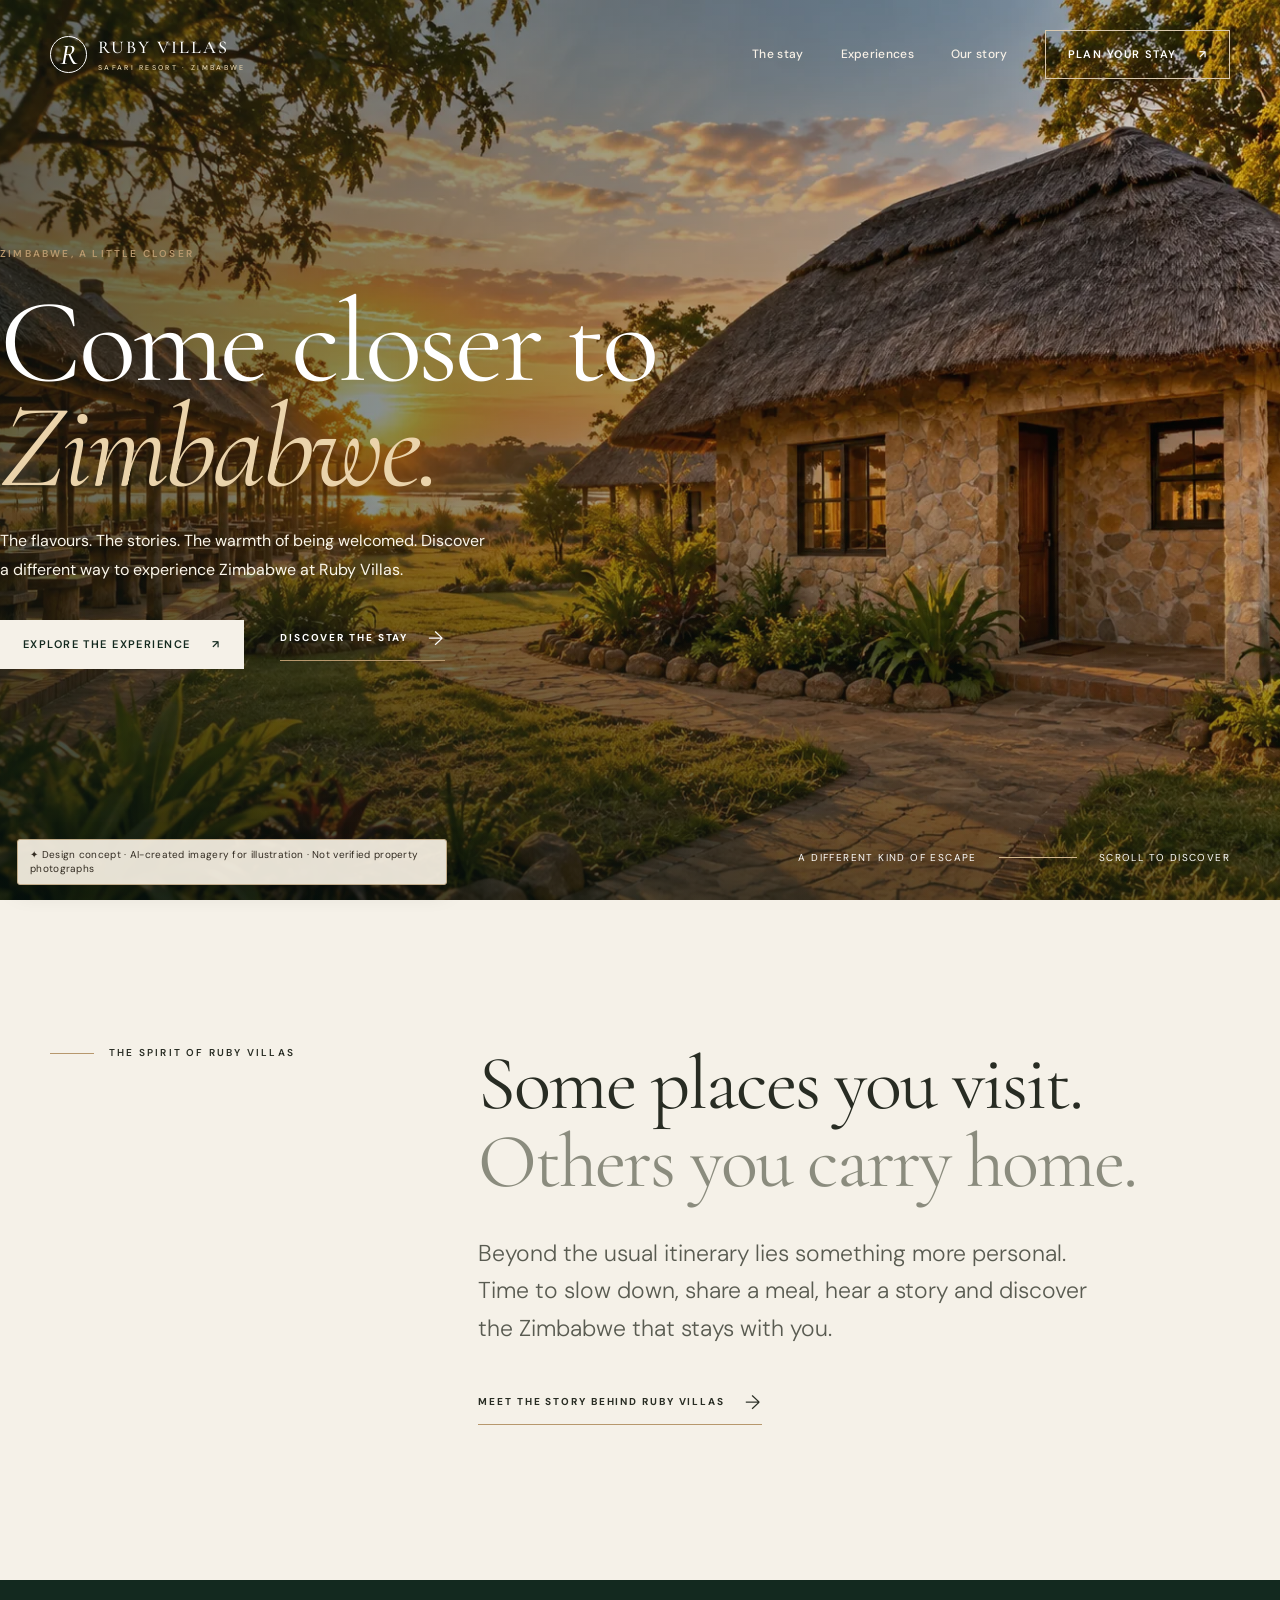
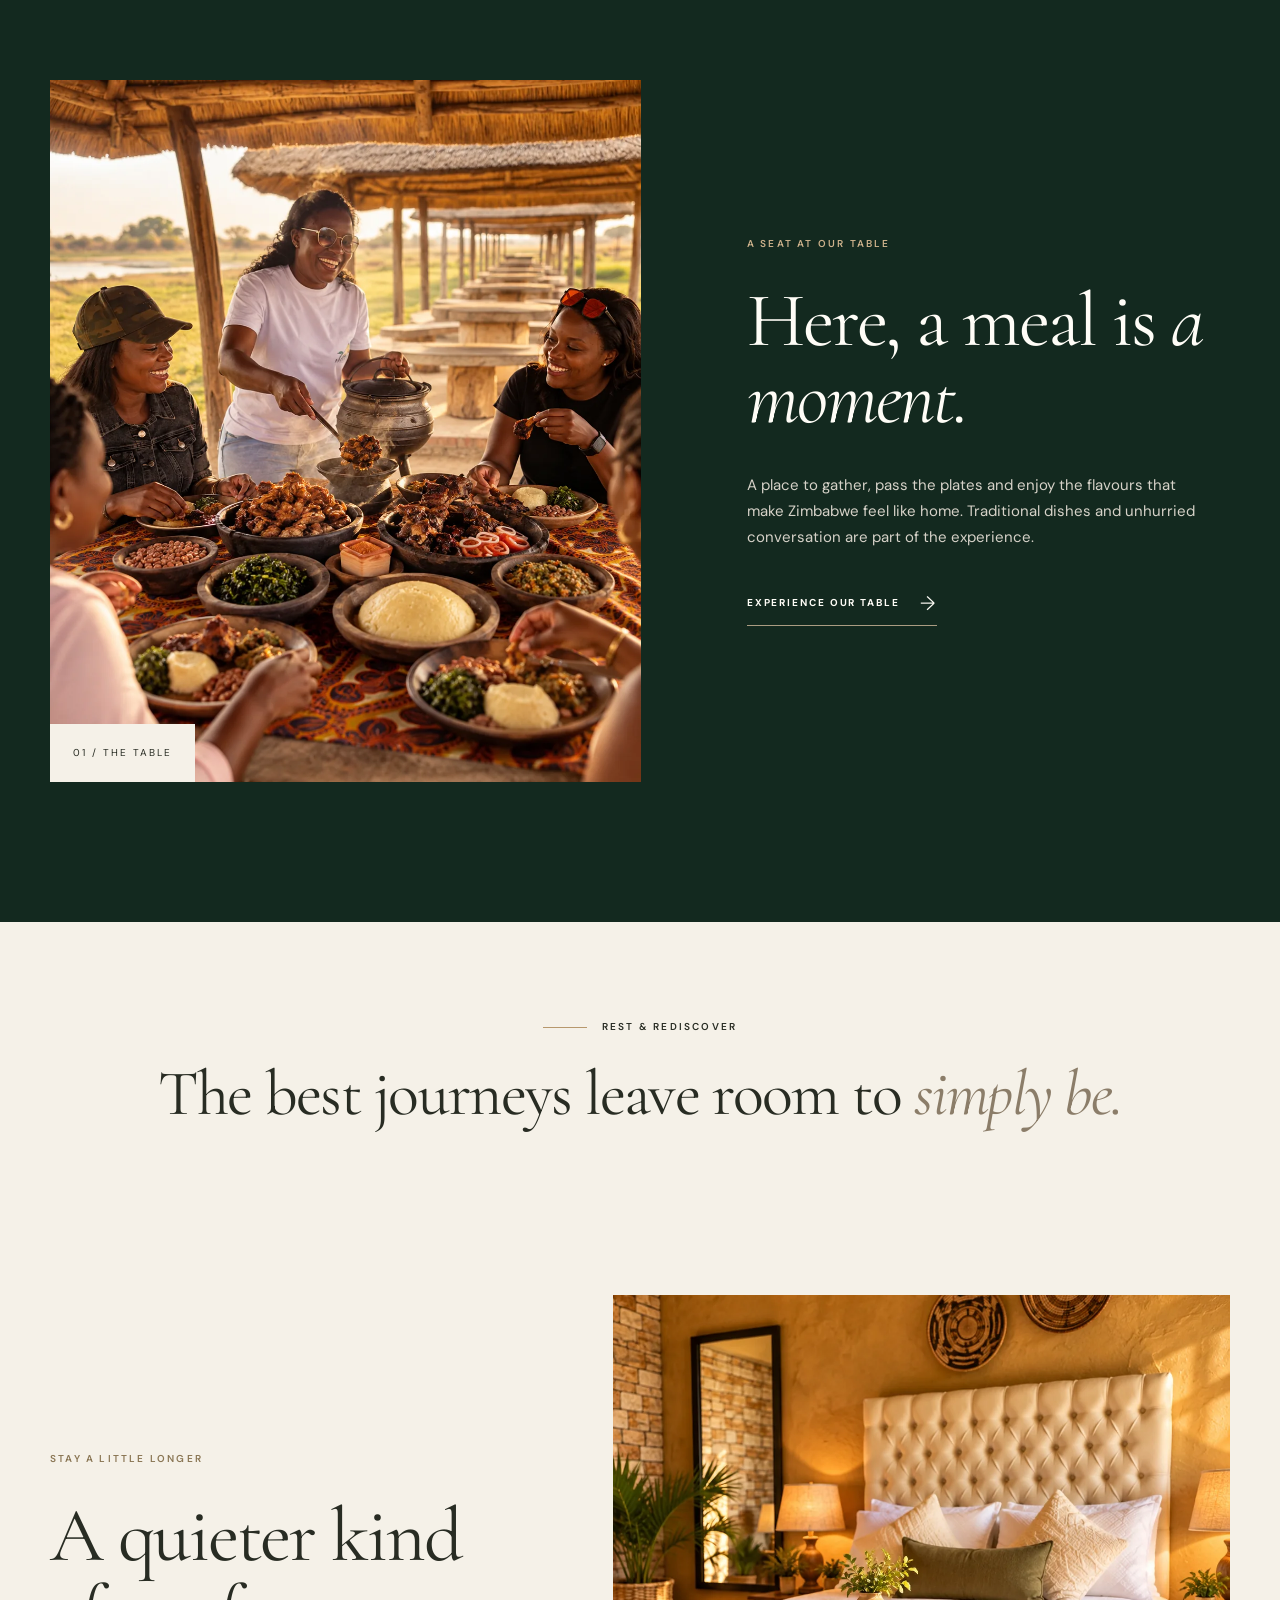
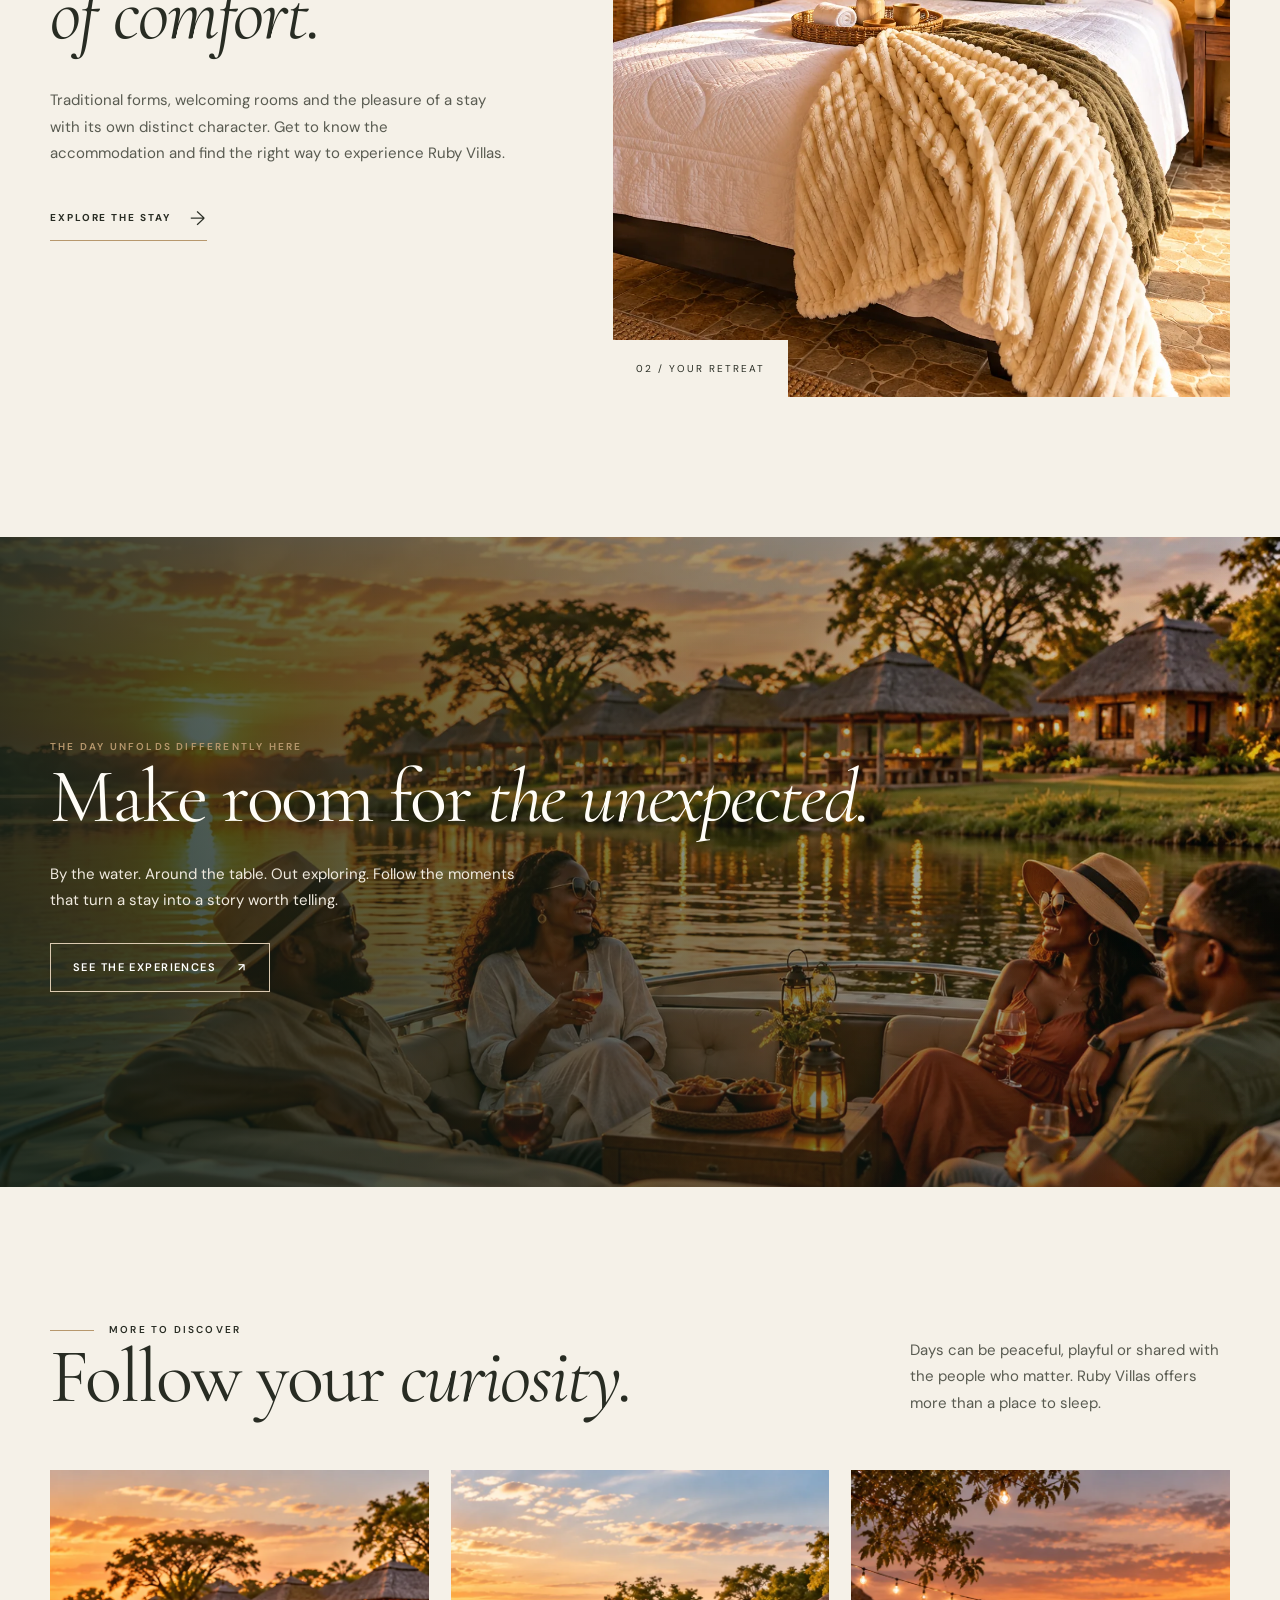
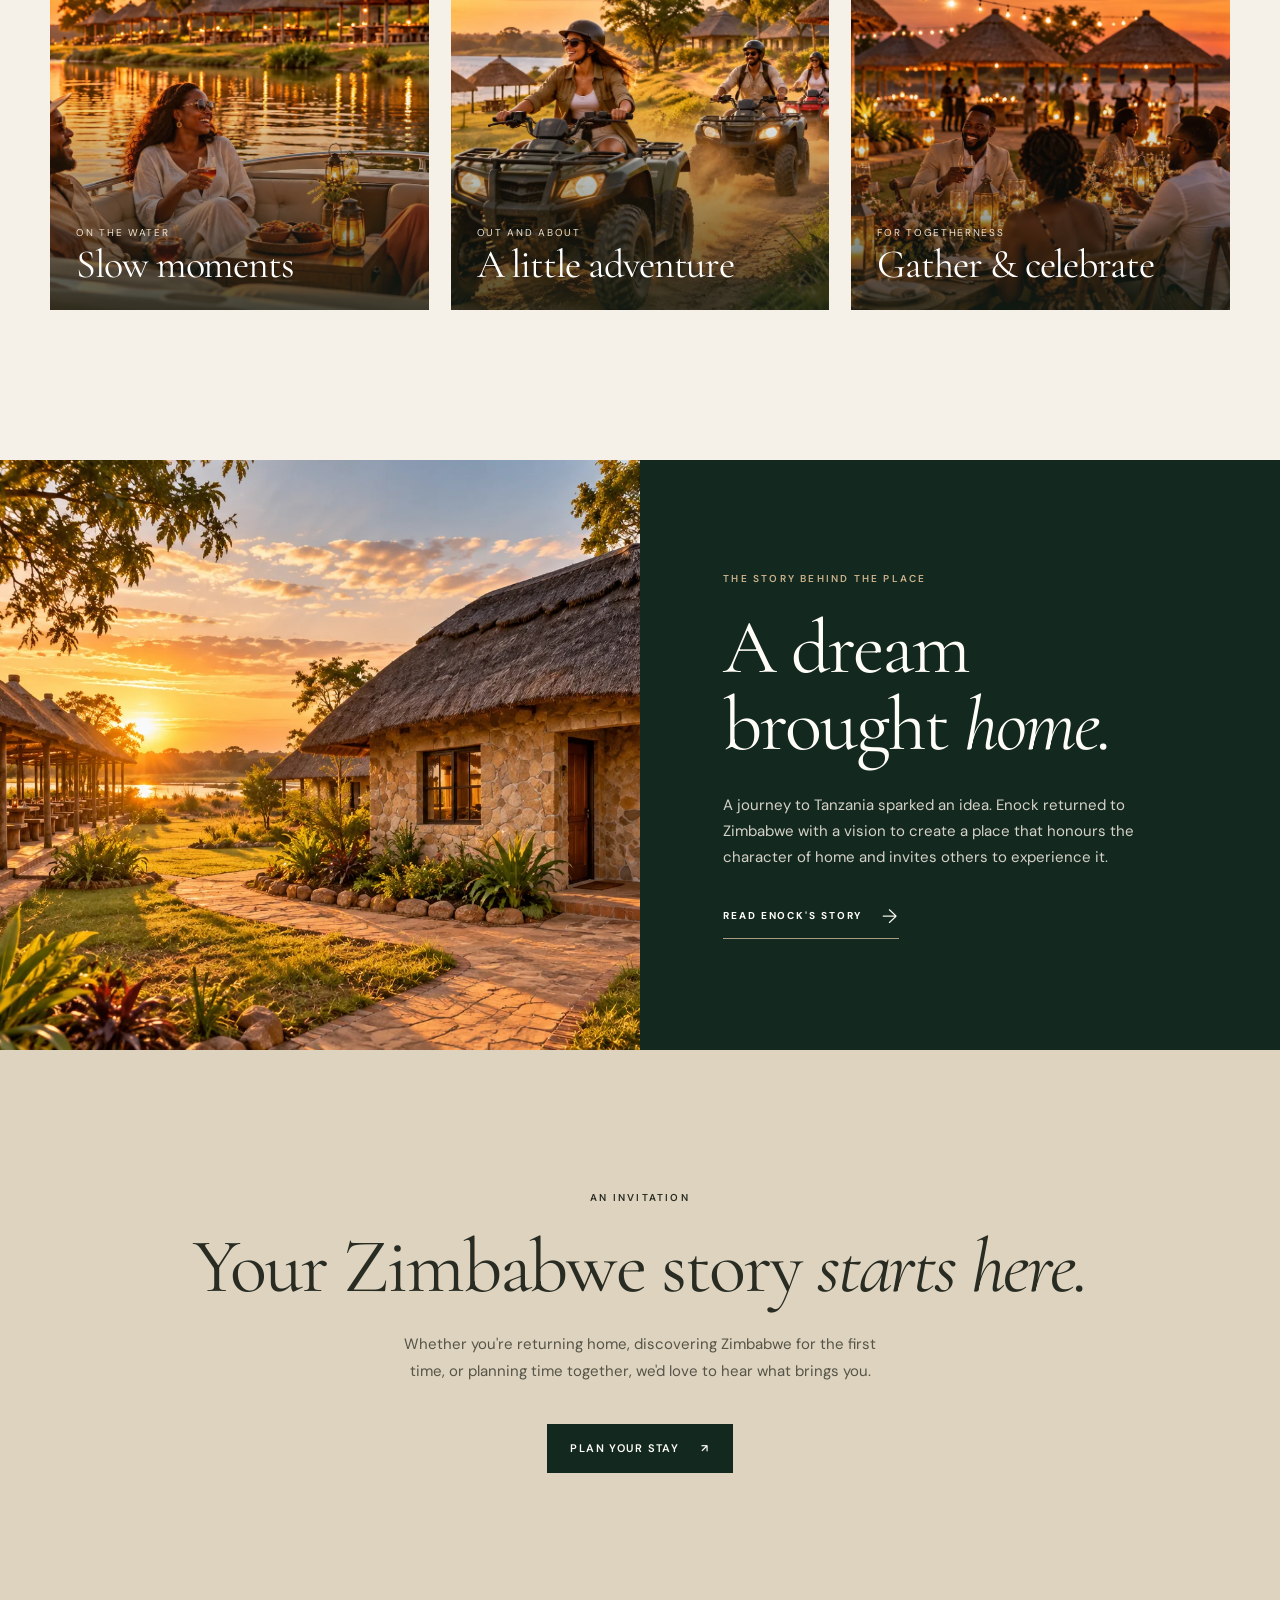
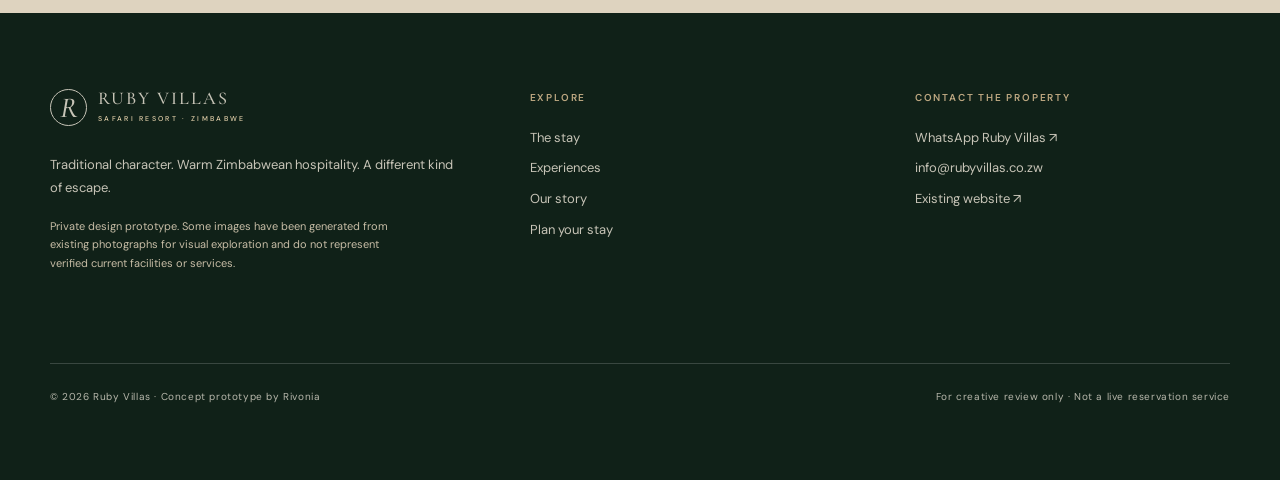
<file: index.html>
<!doctype html><html lang="en"><head><meta charset="UTF-8"><meta name="viewport" content="width=device-width,initial-scale=1"><meta name="theme-color" content="#13291f"><meta name="robots" content="noindex,nofollow"><meta name="description" content="A distinctive Zimbabwean escape inspired by traditional cuisine, hospitality and cultural character."><title>Come closer to Zimbabwe | Ruby Villas · Concept</title><link rel="preconnect" href="https://fonts.googleapis.com"><link rel="preconnect" href="https://fonts.gstatic.com" crossorigin><link rel="stylesheet" href="/assets/site.css"><link rel="icon" href="/assets/favicon.svg" type="image/svg+xml"></head><body><a class="skip" href="#main">Skip to content</a><header class="topbar"><a class="brand" href="/" aria-label="Ruby Villas home"><span class="brandmark">R</span><span><span class="brandtext">Ruby Villas</span><span class="brandsub">SAFARI RESORT · ZIMBABWE</span></span></a><button class="menu-btn" type="button" aria-controls="site-nav" aria-expanded="false">Menu</button><nav class="nav" id="site-nav" aria-label="Primary navigation"><a href="/stay/" class="">The stay</a><a href="/experiences/" class="">Experiences</a><a href="/story/" class="">Our story</a><a href="/enquire/" class="navbtn">Plan your stay <span aria-hidden="true">↗</span></a></nav></header><main id="main"><section class="hero"><img src="/assets/images/arrival.webp" alt="AI-created concept of Ruby Villas thatched dining shelters and stone villas at sunset" loading="eager" decoding="async"><div class="hero-content wrap"><div class="eyebrow gold">Zimbabwe, a little closer</div><h1>Come closer to<br><em>Zimbabwe.</em></h1><p class="hero-intro">The flavours. The stories. The warmth of being welcomed. Discover a different way to experience Zimbabwe at Ruby Villas.</p><div class="hero-cta"><a class="button light" href="/experiences/">Explore the experience <span aria-hidden="true">↗</span></a><a class="textlink" href="/stay/">Discover the stay <span class="arrow" aria-hidden="true">→</span></a></div></div><div class="hero-end">A different kind of escape <span class="hero-line"></span> Scroll to discover</div></section>
<section class="intro"><div class="wrap intro-grid"><div class="eyebrow section-overline"><span class="accentline"></span>The spirit of Ruby Villas</div><div><h2>Some places you visit.<br><span>Others you carry home.</span></h2><p class="lede">Beyond the usual itinerary lies something more personal. Time to slow down, share a meal, hear a story and discover the Zimbabwe that stays with you.</p><a class="textlink" href="/story/">Meet the story behind Ruby Villas <span class="arrow" aria-hidden="true">→</span></a></div></div></section>
<section class="dark-section"><div class="wrap image-panels"><div class="image-frame portrait"><img src="/assets/images/table.webp" alt="AI-created concept of Zimbabwean guests sharing a traditional meal under a thatched shelter" loading="eager" decoding="async"><span class="image-index">01 / The table</span></div><div class="side-content"><div class="eyebrow">A seat at our table</div><h2>Here, a meal is <em>a moment.</em></h2><p>A place to gather, pass the plates and enjoy the flavours that make Zimbabwe feel like home. Traditional dishes and unhurried conversation are part of the experience.</p><a class="textlink" href="/experiences/#dining">Experience our table <span class="arrow" aria-hidden="true">→</span></a></div></div></section>
<section class="between wrap"><span class="eyebrow"><span class="accentline"></span>Rest & rediscover</span><p class="serif">The best journeys leave room to <em>simply be.</em></p></section>
<section><div class="wrap image-panels reverse"><div class="image-frame portrait"><img src="/assets/images/room.webp" alt="AI-created concept of a warm stone and earth-toned Ruby Villas guest bedroom" loading="eager" decoding="async"><span class="image-index">02 / Your retreat</span></div><div class="side-content"><div class="eyebrow">Stay a little longer</div><h2>A quieter kind <em>of comfort.</em></h2><p>Traditional forms, welcoming rooms and the pleasure of a stay with its own distinct character. Get to know the accommodation and find the right way to experience Ruby Villas.</p><a class="textlink" href="/stay/">Explore the stay <span class="arrow" aria-hidden="true">→</span></a></div></div></section>
<section class="film-banner"><img src="/assets/images/cruise.webp" alt="AI-created conceptual illustration of a sunset boat experience beside Ruby Villas" loading="eager" decoding="async"><div class="wrap"><span class="eyebrow gold">The day unfolds differently here</span><h2>Make room for <em>the unexpected.</em></h2><p>By the water. Around the table. Out exploring. Follow the moments that turn a stay into a story worth telling.</p><a class="button" href="/experiences/">See the experiences <span aria-hidden="true">↗</span></a></div></section>
<section class="experience-zone"><div class="wrap"><div class="zone-head"><div><div class="eyebrow"><span class="accentline"></span>More to discover</div><h2>Follow your <em>curiosity.</em></h2></div><p>Days can be peaceful, playful or shared with the people who matter. Ruby Villas offers more than a place to sleep.</p></div><div class="cards"><a class="experience-card" href="/experiences/#dam"><img src="/assets/images/cruise.webp" alt="Concept of a boat cruise on the dam at sunset" loading="eager" decoding="async"><div class="card-content"><span>On the water</span><h3>Slow moments</h3></div></a><a class="experience-card" href="/experiences/#adventure"><img src="/assets/images/adventure.webp" alt="Concept of quad bike adventure along a resort trail" loading="eager" decoding="async"><div class="card-content"><span>Out and about</span><h3>A little adventure</h3></div></a><a class="experience-card" href="/experiences/#gather"><img src="/assets/images/celebration.webp" alt="Concept of an intimate dinner celebration by the water" loading="eager" decoding="async"><div class="card-content"><span>For togetherness</span><h3>Gather & celebrate</h3></div></a></div></div></section>
<section class="about-band dark-section"><div class="about-visual"><img src="/assets/images/arrival.webp" alt="Concept exterior image showing traditional Zimbabwean lodge style" loading="eager" decoding="async"></div><div class="about-copy"><div class="eyebrow gold">The story behind the place</div><h2>A dream brought <em>home.</em></h2><p>A journey to Tanzania sparked an idea. Enock returned to Zimbabwe with a vision to create a place that honours the character of home and invites others to experience it.</p><a class="textlink" href="/story/">Read Enock's story <span class="arrow" aria-hidden="true">→</span></a></div></section>
<section class="closing"><div class="wrap"><div class="eyebrow">An invitation</div><h2>Your Zimbabwe story <em>starts here.</em></h2><p>Whether you're returning home, discovering Zimbabwe for the first time, or planning time together, we'd love to hear what brings you.</p><a class="button dark" href="/enquire/">Plan your stay <span aria-hidden="true">↗</span></a></div></section></main><footer class="footer"><div class="wrap"><div class="footer-grid"><div><a class="brand" href="/" aria-label="Ruby Villas home"><span class="brandmark">R</span><span><span class="brandtext">Ruby Villas</span><span class="brandsub">SAFARI RESORT · ZIMBABWE</span></span></a><p>Traditional character. Warm Zimbabwean hospitality. A different kind of escape.</p><p class="notice">Private design prototype. Some images have been generated from existing photographs for visual exploration and do not represent verified current facilities or services.</p></div><div><h4>Explore</h4><div class="footer-nav"><a href="/stay/">The stay</a><a href="/experiences/">Experiences</a><a href="/story/">Our story</a><a href="/enquire/">Plan your stay</a></div></div><div><h4>Contact the property</h4><div class="footer-nav"><a href="https://wa.me/263712707907" target="_blank" rel="noopener noreferrer">WhatsApp Ruby Villas ↗</a><a href="mailto:info@rubyvillas.co.zw">info@rubyvillas.co.zw</a><a href="https://rubyvillasresort.co.zw/" target="_blank" rel="noopener noreferrer">Existing website ↗</a></div></div></div><div class="footer-bottom"><span>© 2026 Ruby Villas · Concept prototype by Rivonia</span><span>For creative review only · Not a live reservation service</span></div></div></footer><div class="concept-flag" role="note">✦ Design concept · AI-created imagery for illustration · Not verified property photographs</div><script src="/assets/site.js" defer></script></body></html>
</file>
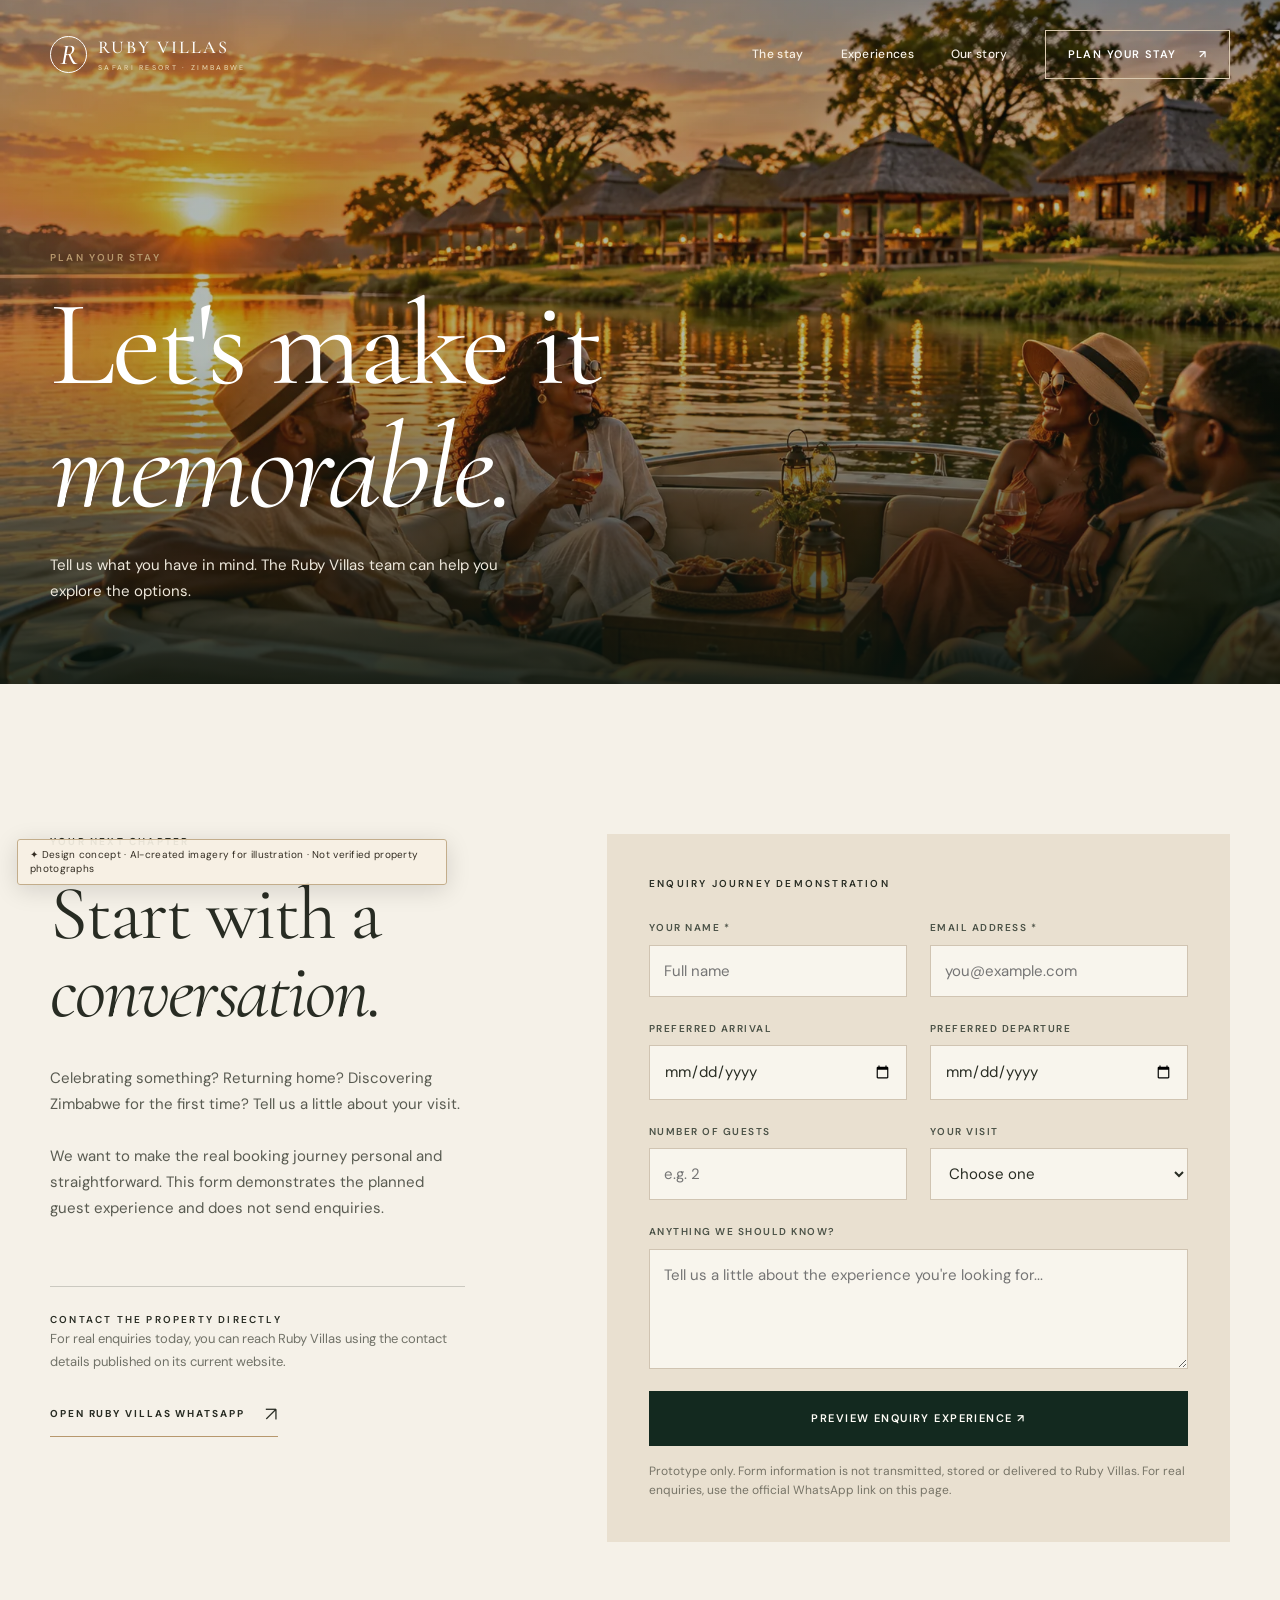
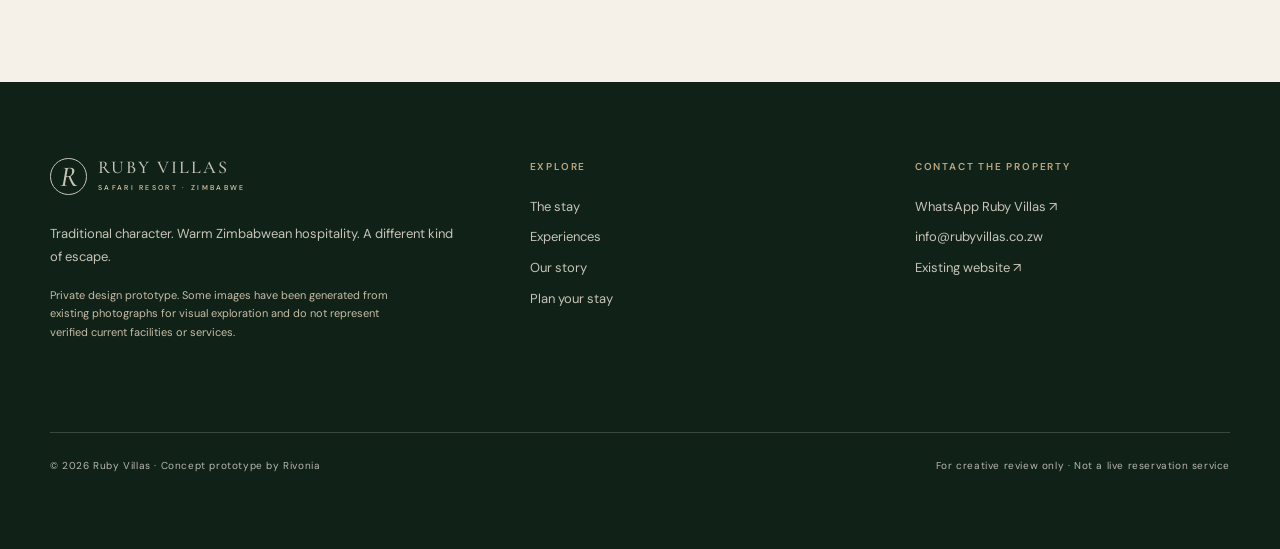
<file: enquire/index.html>
<!doctype html><html lang="en"><head><meta charset="UTF-8"><meta name="viewport" content="width=device-width,initial-scale=1"><meta name="theme-color" content="#13291f"><meta name="robots" content="noindex,nofollow"><meta name="description" content="Explore the Ruby Villas guest enquiry experience."><title>Plan Your Stay | Ruby Villas · Concept</title><link rel="preconnect" href="https://fonts.googleapis.com"><link rel="preconnect" href="https://fonts.gstatic.com" crossorigin><link rel="stylesheet" href="/assets/site.css"><link rel="icon" href="/assets/favicon.svg" type="image/svg+xml"></head><body><a class="skip" href="#main">Skip to content</a><header class="topbar"><a class="brand" href="/" aria-label="Ruby Villas home"><span class="brandmark">R</span><span><span class="brandtext">Ruby Villas</span><span class="brandsub">SAFARI RESORT · ZIMBABWE</span></span></a><button class="menu-btn" type="button" aria-controls="site-nav" aria-expanded="false">Menu</button><nav class="nav" id="site-nav" aria-label="Primary navigation"><a href="/stay/" class="">The stay</a><a href="/experiences/" class="">Experiences</a><a href="/story/" class="">Our story</a><a href="/enquire/" class="navbtn">Plan your stay <span aria-hidden="true">↗</span></a></nav></header><main id="main"><section class="page-hero"><img src="/assets/images/cruise.webp" alt="Concept image of the evening on the dam" loading="eager" decoding="async"><div class="wrap"><div class="eyebrow gold">Plan your stay</div><h1>Let's make it <em>memorable.</em></h1><p>Tell us what you have in mind. The Ruby Villas team can help you explore the options.</p></div></section><section class="enquiry-area"><div class="wrap enquiry-grid"><div class="enquiry-side"><div class="eyebrow">Your next chapter</div><h2>Start with a <em>conversation.</em></h2><p>Celebrating something? Returning home? Discovering Zimbabwe for the first time? Tell us a little about your visit.</p><p>We want to make the real booking journey personal and straightforward. This form demonstrates the planned guest experience and does not send enquiries.</p><div class="contact-option"><div class="eyebrow">Contact the property directly</div><p>For real enquiries today, you can reach Ruby Villas using the contact details published on its current website.</p><a class="textlink" href="https://wa.me/263712707907" target="_blank" rel="noopener noreferrer">Open Ruby Villas WhatsApp <span class="arrow" aria-hidden="true">↗</span></a></div></div><form id="guest-enquiry" class="form-card"><div class="eyebrow" style="margin-bottom:27px">Enquiry journey demonstration</div><div class="form-grid"><div class="field"><label for="fname">Your name *</label><input id="fname" name="name" required autocomplete="name" placeholder="Full name"></div><div class="field"><label for="femail">Email address *</label><input id="femail" name="email" type="email" required autocomplete="email" placeholder="you@example.com"></div><div class="field"><label for="farrival">Preferred arrival</label><input id="farrival" name="arrival" type="date"></div><div class="field"><label for="fdeparture">Preferred departure</label><input id="fdeparture" name="departure" type="date"></div><div class="field"><label for="fparty">Number of guests</label><input id="fparty" name="guests" type="number" min="1" max="100" placeholder="e.g. 2"></div><div class="field"><label for="fpurpose">Your visit</label><select id="fpurpose" name="purpose"><option value="">Choose one</option><option>Private stay</option><option>Family or group stay</option><option>Celebration or event</option><option>Corporate or executive stay</option><option>Just exploring</option></select></div><div class="field span-2"><label for="fmessage">Anything we should know?</label><textarea id="fmessage" name="message" placeholder="Tell us a little about the experience you're looking for..."></textarea></div></div><button type="submit" class="button dark">Preview enquiry experience ↗</button><p class="form-note">Prototype only. Form information is not transmitted, stored or delivered to Ruby Villas. For real enquiries, use the official WhatsApp link on this page.</p></form></div></section><div class="dialog" id="demo-dialog" hidden role="dialog" aria-modal="true" aria-label="Enquiry demonstration"><div class="dialog-inner"><button class="dialog-close" type="button" data-close-dialog aria-label="Close">×</button><div class="eyebrow">Prototype interaction</div><h3>Here's where the personal welcome begins.</h3><p>In the completed website, an enquiry like yours would reach the Ruby Villas team so they can confirm availability and help plan the visit. No message has been sent from this prototype.</p><button class="button dark" data-close-dialog style="margin-top:25px">Continue exploring</button></div></div></main><footer class="footer"><div class="wrap"><div class="footer-grid"><div><a class="brand" href="/" aria-label="Ruby Villas home"><span class="brandmark">R</span><span><span class="brandtext">Ruby Villas</span><span class="brandsub">SAFARI RESORT · ZIMBABWE</span></span></a><p>Traditional character. Warm Zimbabwean hospitality. A different kind of escape.</p><p class="notice">Private design prototype. Some images have been generated from existing photographs for visual exploration and do not represent verified current facilities or services.</p></div><div><h4>Explore</h4><div class="footer-nav"><a href="/stay/">The stay</a><a href="/experiences/">Experiences</a><a href="/story/">Our story</a><a href="/enquire/">Plan your stay</a></div></div><div><h4>Contact the property</h4><div class="footer-nav"><a href="https://wa.me/263712707907" target="_blank" rel="noopener noreferrer">WhatsApp Ruby Villas ↗</a><a href="mailto:info@rubyvillas.co.zw">info@rubyvillas.co.zw</a><a href="https://rubyvillasresort.co.zw/" target="_blank" rel="noopener noreferrer">Existing website ↗</a></div></div></div><div class="footer-bottom"><span>© 2026 Ruby Villas · Concept prototype by Rivonia</span><span>For creative review only · Not a live reservation service</span></div></div></footer><div class="concept-flag" role="note">✦ Design concept · AI-created imagery for illustration · Not verified property photographs</div><script src="/assets/site.js" defer></script></body></html>
</file>
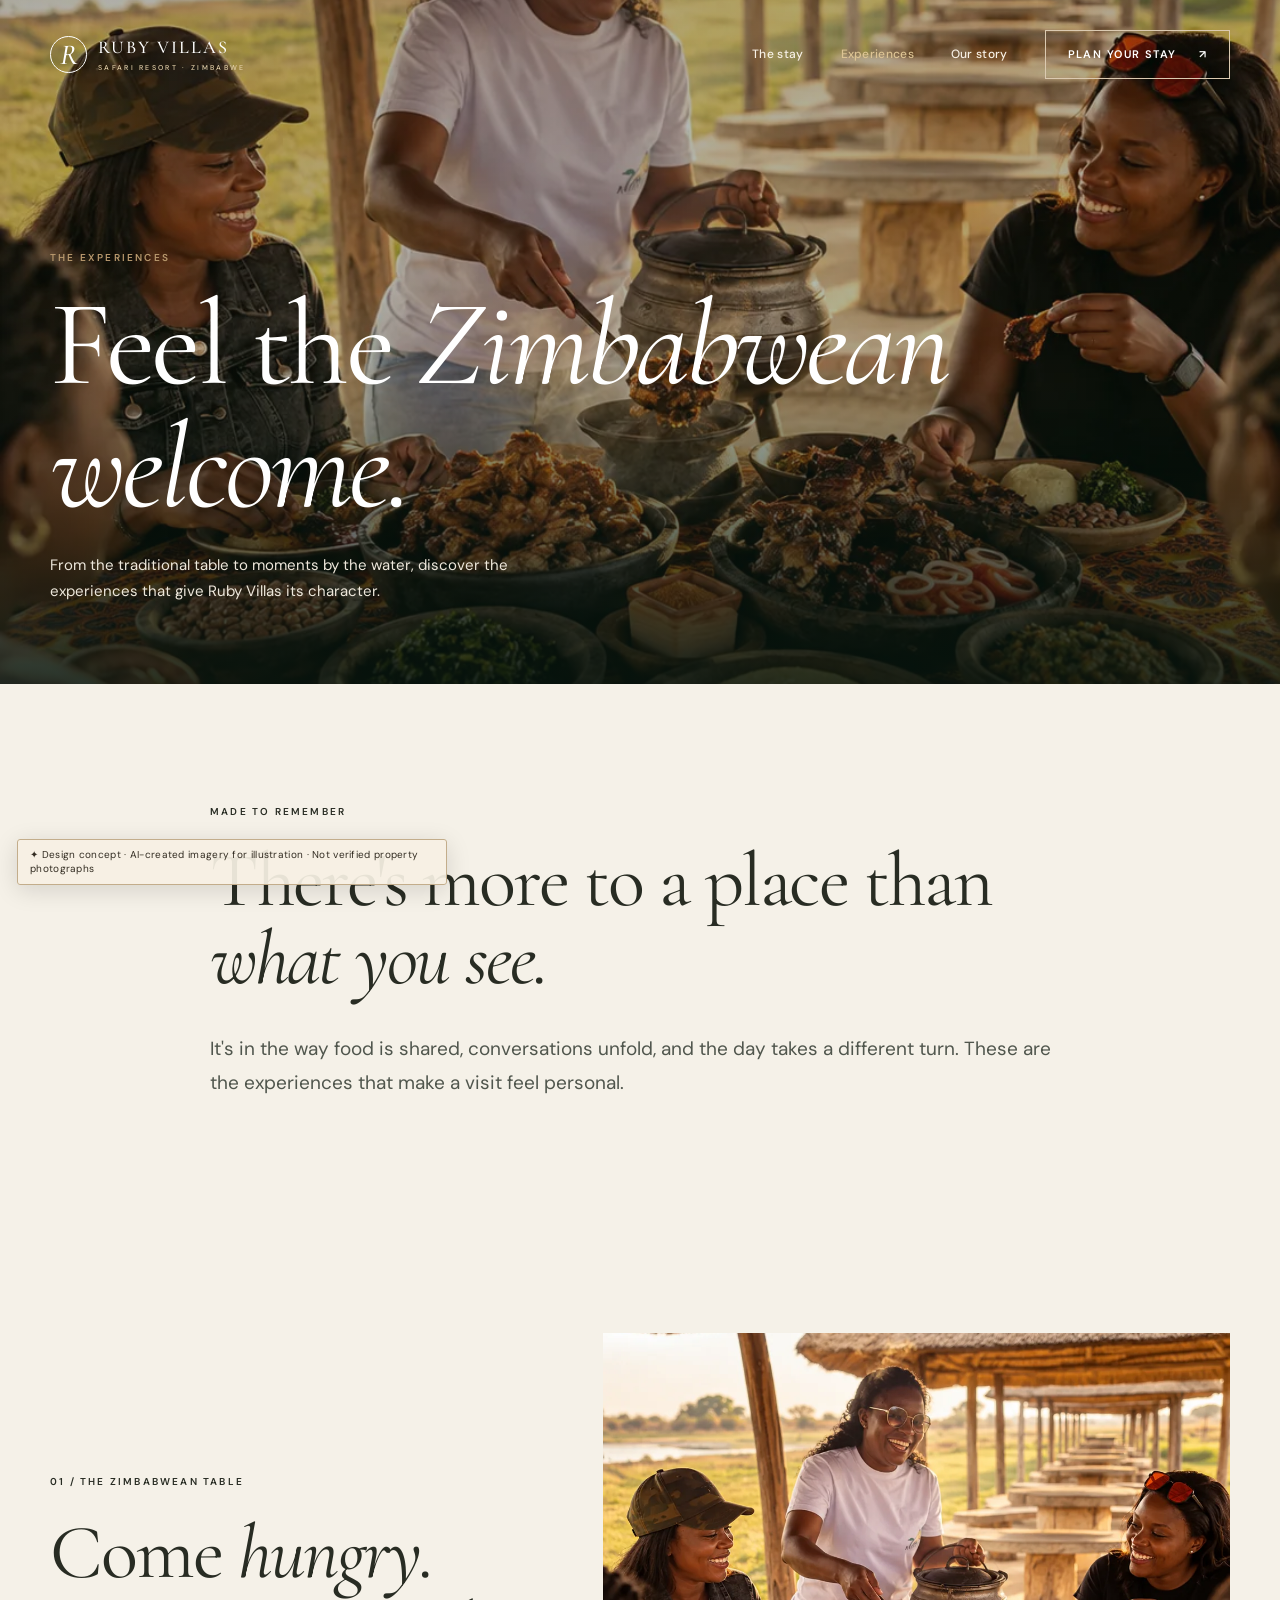
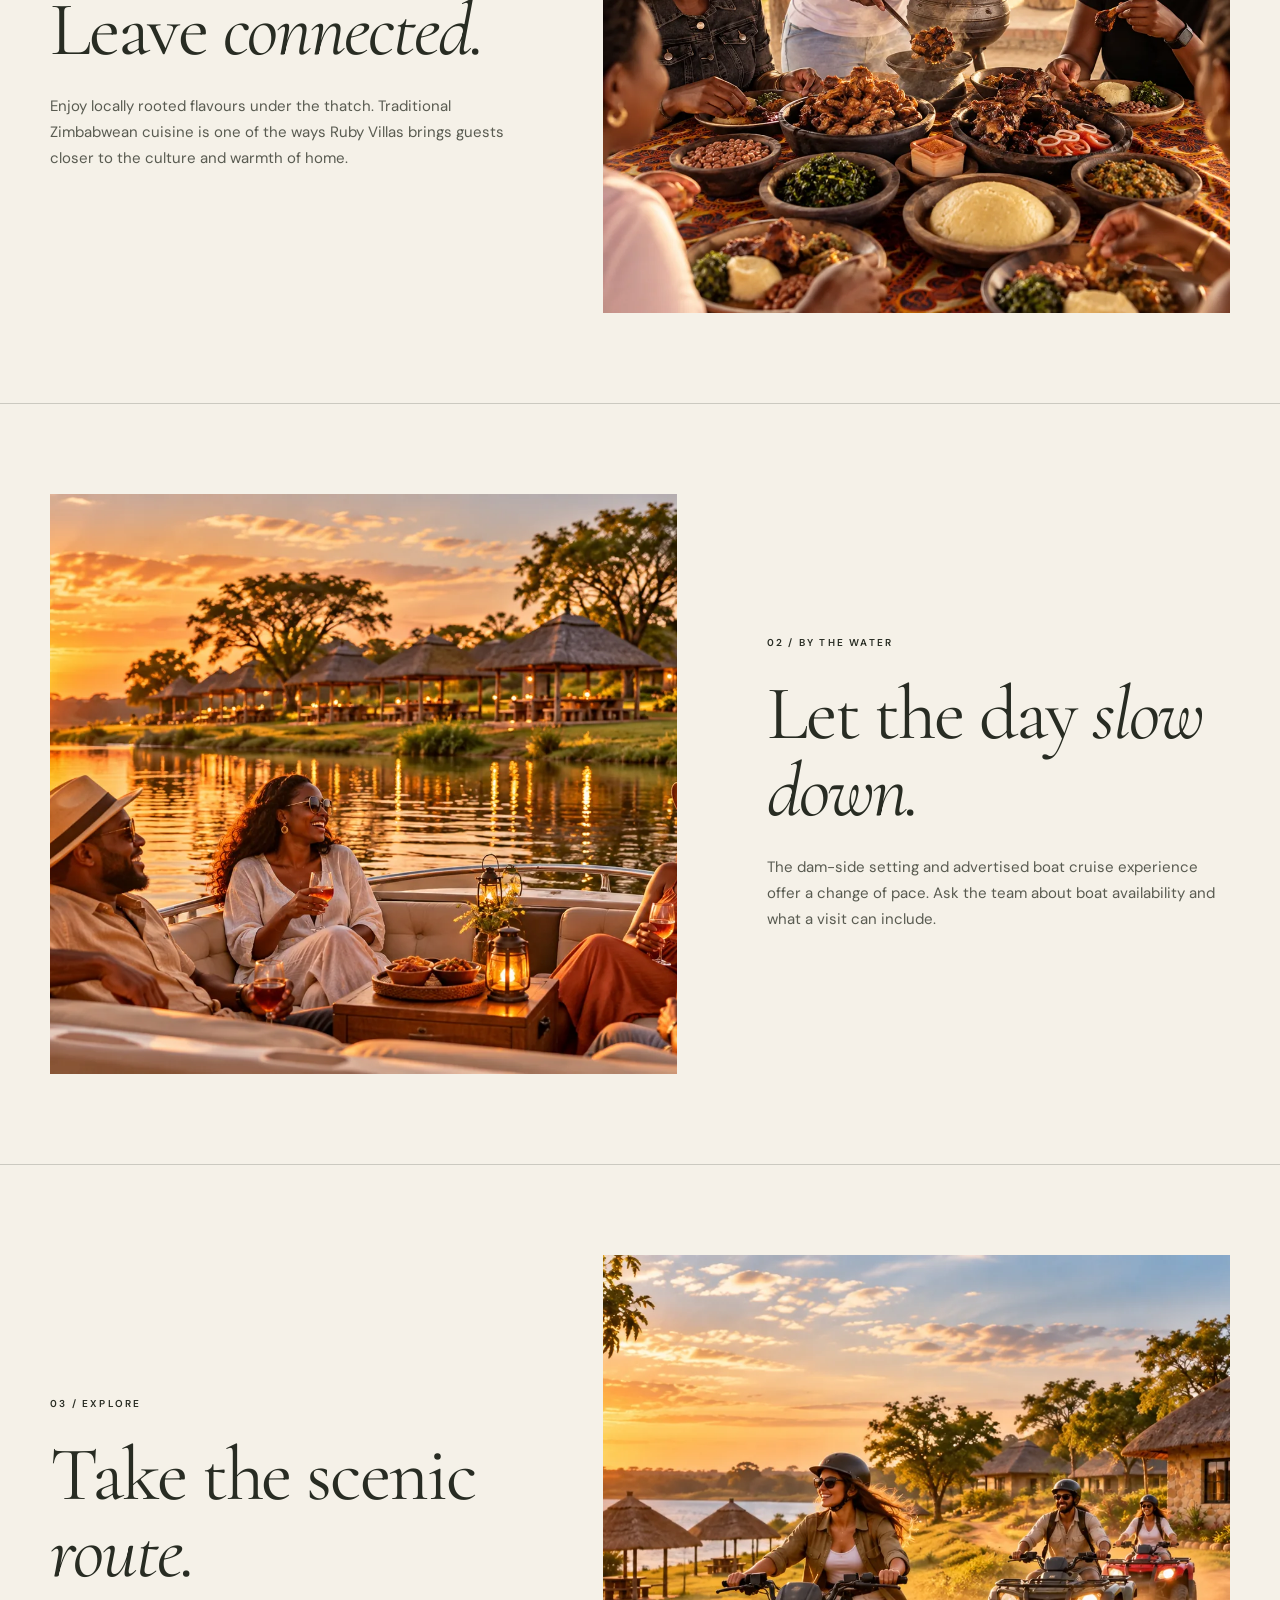
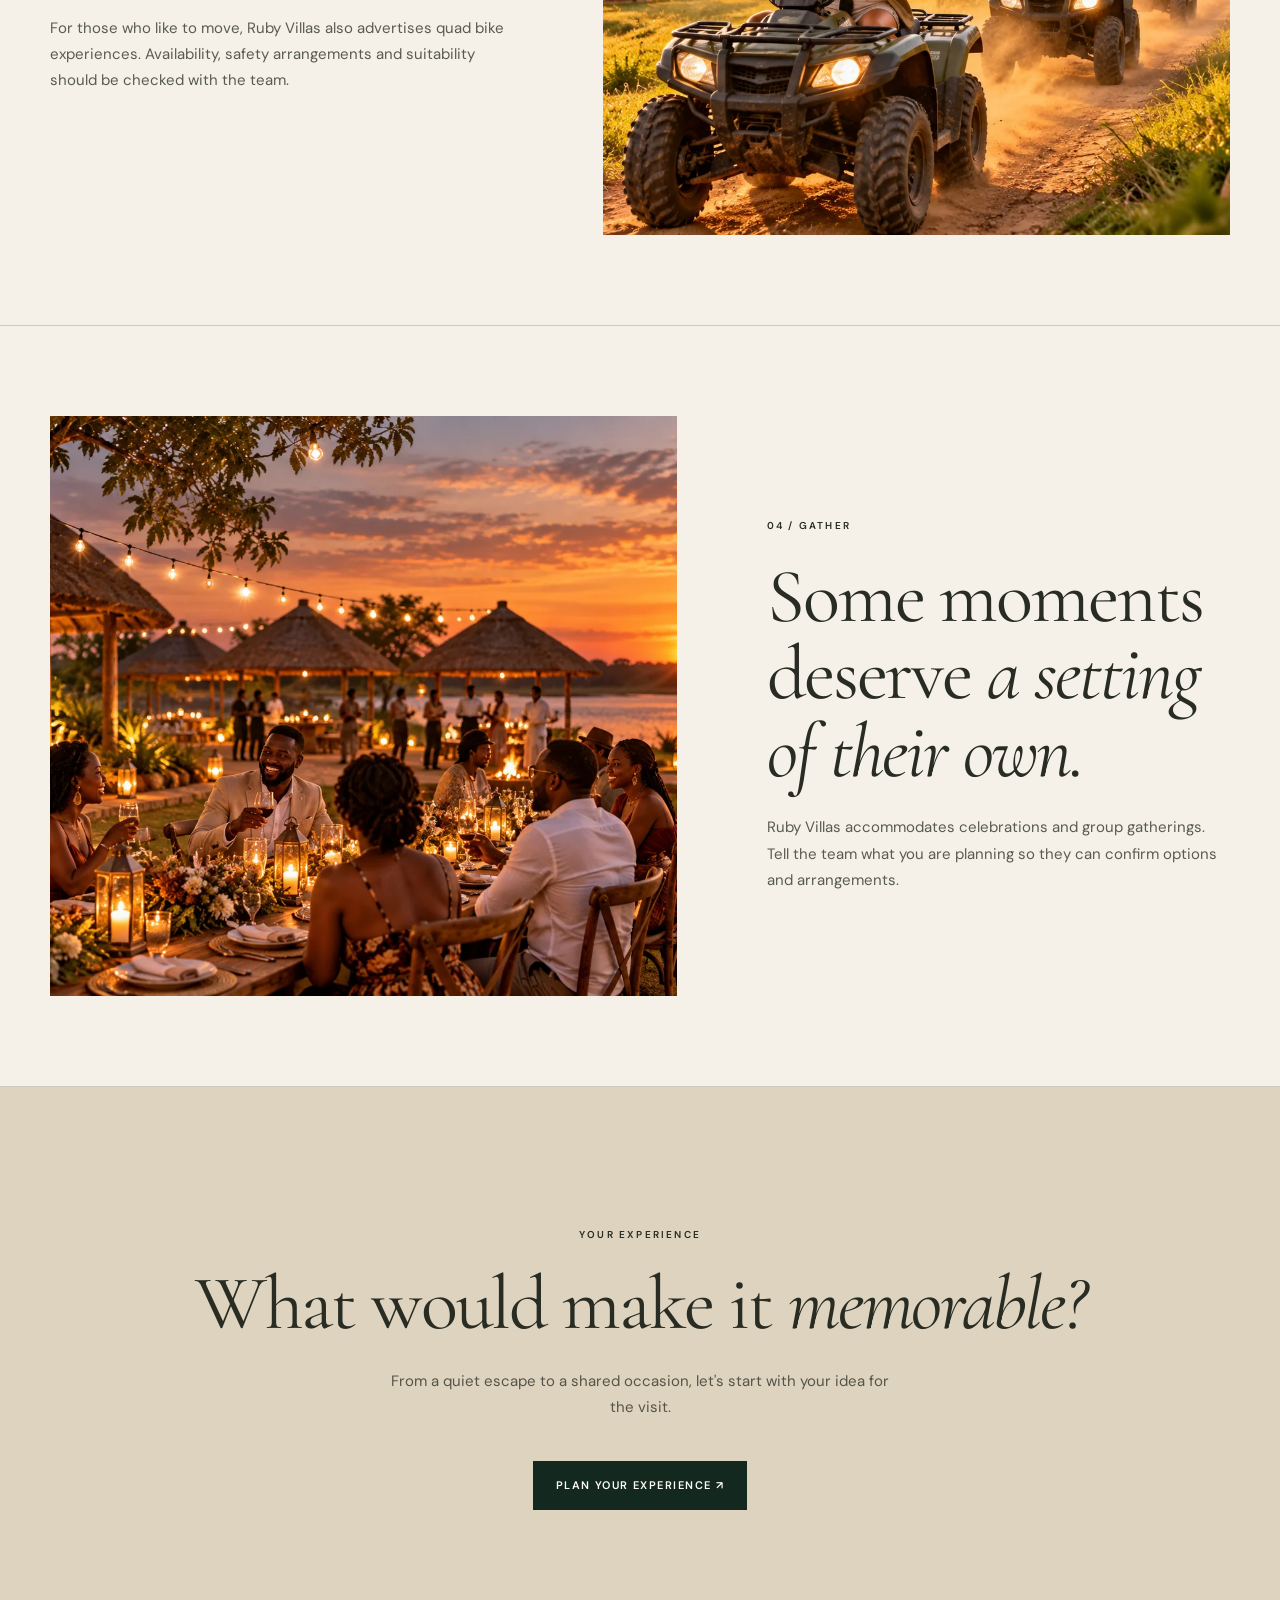
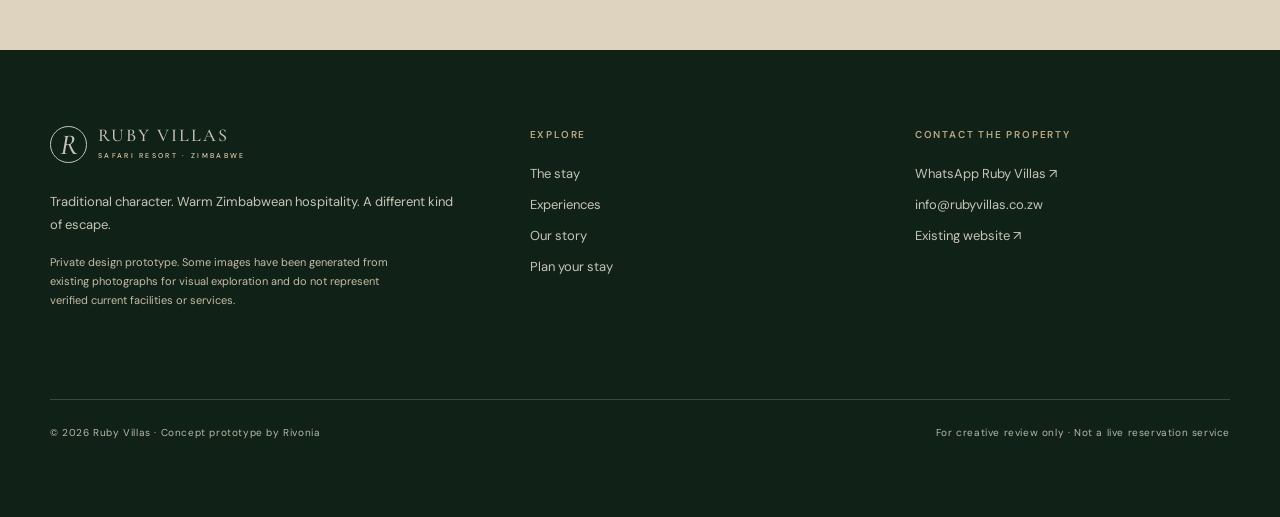
<file: experiences/index.html>
<!doctype html><html lang="en"><head><meta charset="UTF-8"><meta name="viewport" content="width=device-width,initial-scale=1"><meta name="theme-color" content="#13291f"><meta name="robots" content="noindex,nofollow"><meta name="description" content="Discover traditional Zimbabwean cuisine, dam views and experiences at Ruby Villas."><title>Experiences | Ruby Villas · Concept</title><link rel="preconnect" href="https://fonts.googleapis.com"><link rel="preconnect" href="https://fonts.gstatic.com" crossorigin><link rel="stylesheet" href="/assets/site.css"><link rel="icon" href="/assets/favicon.svg" type="image/svg+xml"></head><body><a class="skip" href="#main">Skip to content</a><header class="topbar"><a class="brand" href="/" aria-label="Ruby Villas home"><span class="brandmark">R</span><span><span class="brandtext">Ruby Villas</span><span class="brandsub">SAFARI RESORT · ZIMBABWE</span></span></a><button class="menu-btn" type="button" aria-controls="site-nav" aria-expanded="false">Menu</button><nav class="nav" id="site-nav" aria-label="Primary navigation"><a href="/stay/" class="">The stay</a><a href="/experiences/" class="active">Experiences</a><a href="/story/" class="">Our story</a><a href="/enquire/" class="navbtn">Plan your stay <span aria-hidden="true">↗</span></a></nav></header><main id="main"><section class="page-hero"><img src="/assets/images/table.webp" alt="Concept visualisation of Ruby Villas table" loading="eager" decoding="async"><div class="wrap"><div class="eyebrow gold">The experiences</div><h1>Feel the <em>Zimbabwean welcome.</em></h1><p>From the traditional table to moments by the water, discover the experiences that give Ruby Villas its character.</p></div></section><section class="story-letter"><div class="wrap story-wrap"><div class="eyebrow">Made to remember</div><h2>There's more to a place than <em>what you see.</em></h2><p>It's in the way food is shared, conversations unfold, and the day takes a different turn. These are the experiences that make a visit feel personal.</p></div></section><section class="detail" id="dining"><div class="wrap detail-grid"><div class="copy"><div class="eyebrow">01 / The Zimbabwean table</div><h2>Come <em>hungry.</em><br>Leave <em>connected.</em></h2><p>Enjoy locally rooted flavours under the thatch. Traditional Zimbabwean cuisine is one of the ways Ruby Villas brings guests closer to the culture and warmth of home.</p></div><img src="/assets/images/table.webp" alt="Concept image of traditional Zimbabwean food being shared" loading="eager" decoding="async"></div></section><section class="detail" id="dam"><div class="wrap detail-grid"><div class="copy"><div class="eyebrow">02 / By the water</div><h2>Let the day <em>slow down.</em></h2><p>The dam-side setting and advertised boat cruise experience offer a change of pace. Ask the team about boat availability and what a visit can include.</p></div><img src="/assets/images/cruise.webp" alt="Concept image of guests enjoying a boat experience" loading="eager" decoding="async"></div></section><section class="detail" id="adventure"><div class="wrap detail-grid"><div class="copy"><div class="eyebrow">03 / Explore</div><h2>Take the scenic <em>route.</em></h2><p>For those who like to move, Ruby Villas also advertises quad bike experiences. Availability, safety arrangements and suitability should be checked with the team.</p></div><img src="/assets/images/adventure.webp" alt="Conceptual quad-bike experience near the property" loading="eager" decoding="async"></div></section><section class="detail" id="gather"><div class="wrap detail-grid"><div class="copy"><div class="eyebrow">04 / Gather</div><h2>Some moments deserve <em>a setting of their own.</em></h2><p>Ruby Villas accommodates celebrations and group gatherings. Tell the team what you are planning so they can confirm options and arrangements.</p></div><img src="/assets/images/celebration.webp" alt="Concept of a refined small celebration at the dam" loading="eager" decoding="async"></div></section><section class="closing"><div class="wrap"><div class="eyebrow">Your experience</div><h2>What would make it <em>memorable?</em></h2><p>From a quiet escape to a shared occasion, let's start with your idea for the visit.</p><a class="button dark" href="/enquire/">Plan your experience ↗</a></div></section></main><footer class="footer"><div class="wrap"><div class="footer-grid"><div><a class="brand" href="/" aria-label="Ruby Villas home"><span class="brandmark">R</span><span><span class="brandtext">Ruby Villas</span><span class="brandsub">SAFARI RESORT · ZIMBABWE</span></span></a><p>Traditional character. Warm Zimbabwean hospitality. A different kind of escape.</p><p class="notice">Private design prototype. Some images have been generated from existing photographs for visual exploration and do not represent verified current facilities or services.</p></div><div><h4>Explore</h4><div class="footer-nav"><a href="/stay/">The stay</a><a href="/experiences/">Experiences</a><a href="/story/">Our story</a><a href="/enquire/">Plan your stay</a></div></div><div><h4>Contact the property</h4><div class="footer-nav"><a href="https://wa.me/263712707907" target="_blank" rel="noopener noreferrer">WhatsApp Ruby Villas ↗</a><a href="mailto:info@rubyvillas.co.zw">info@rubyvillas.co.zw</a><a href="https://rubyvillasresort.co.zw/" target="_blank" rel="noopener noreferrer">Existing website ↗</a></div></div></div><div class="footer-bottom"><span>© 2026 Ruby Villas · Concept prototype by Rivonia</span><span>For creative review only · Not a live reservation service</span></div></div></footer><div class="concept-flag" role="note">✦ Design concept · AI-created imagery for illustration · Not verified property photographs</div><script src="/assets/site.js" defer></script></body></html>
</file>
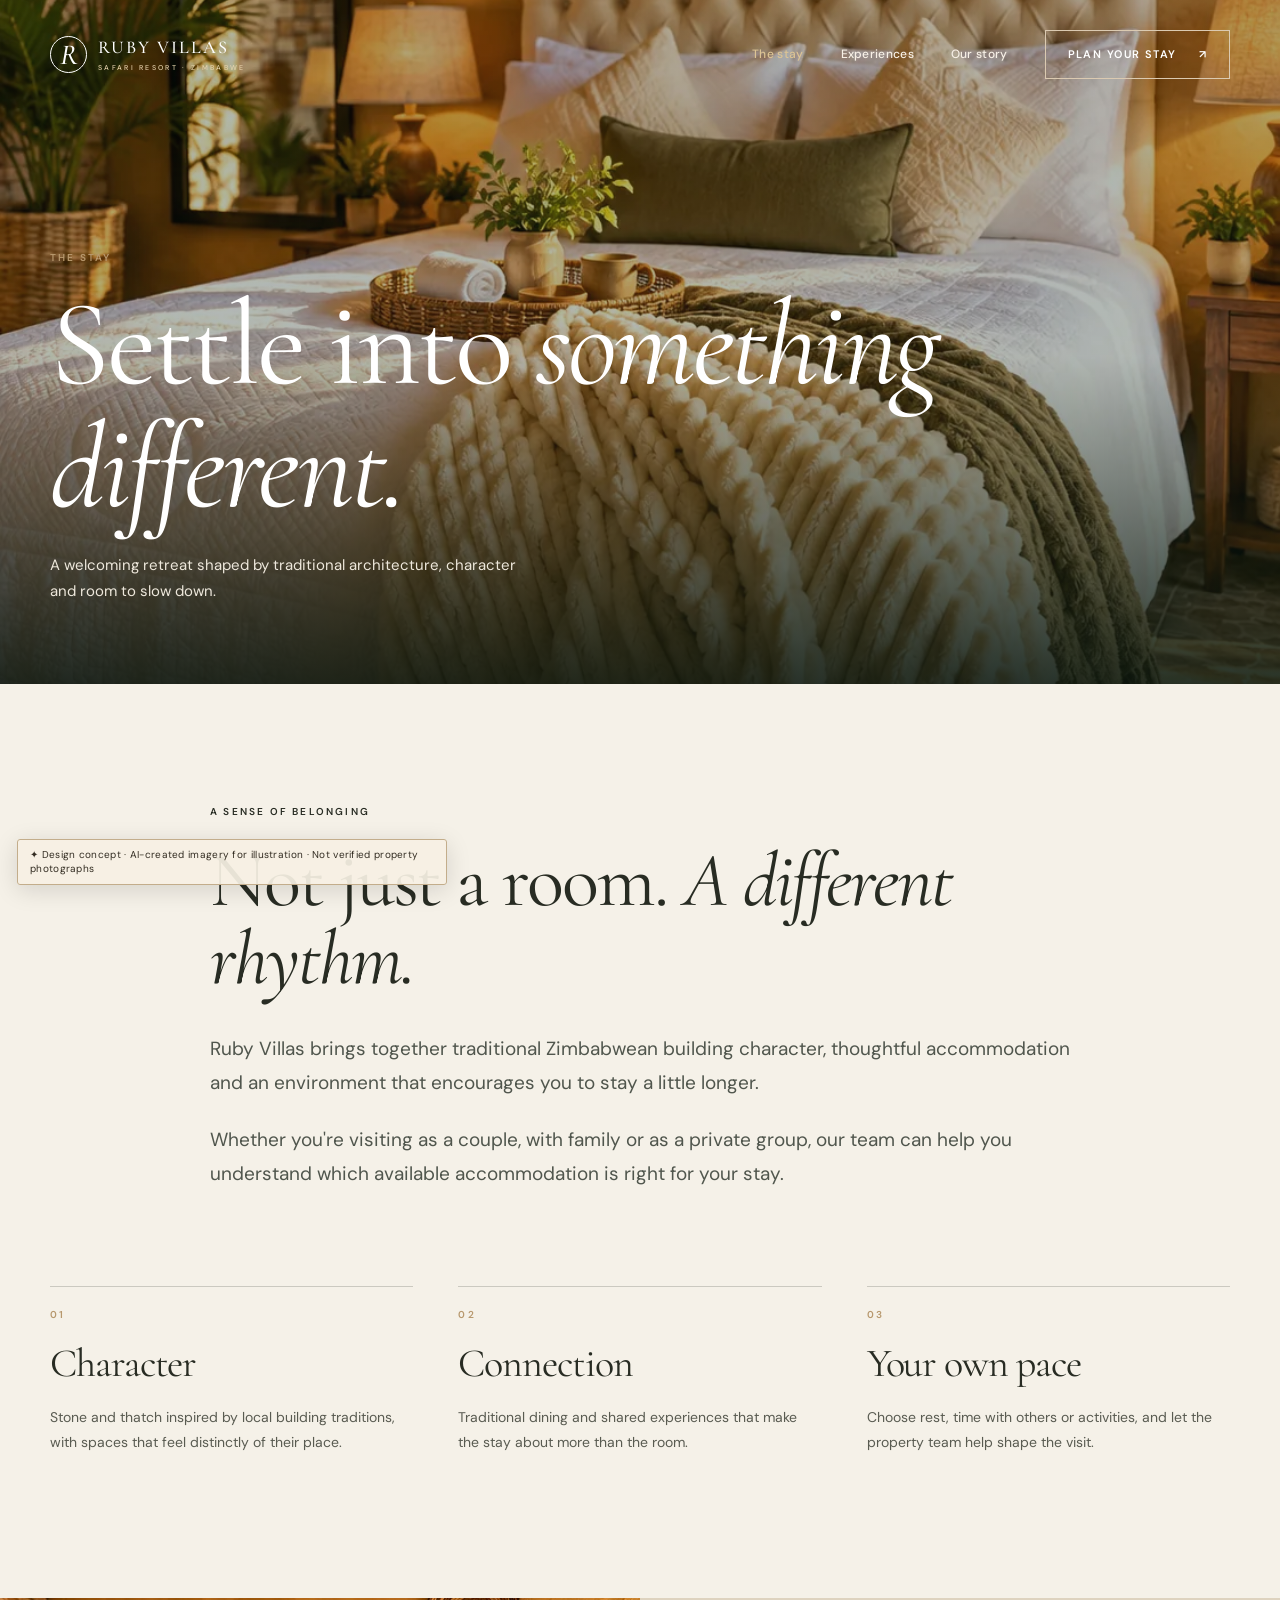
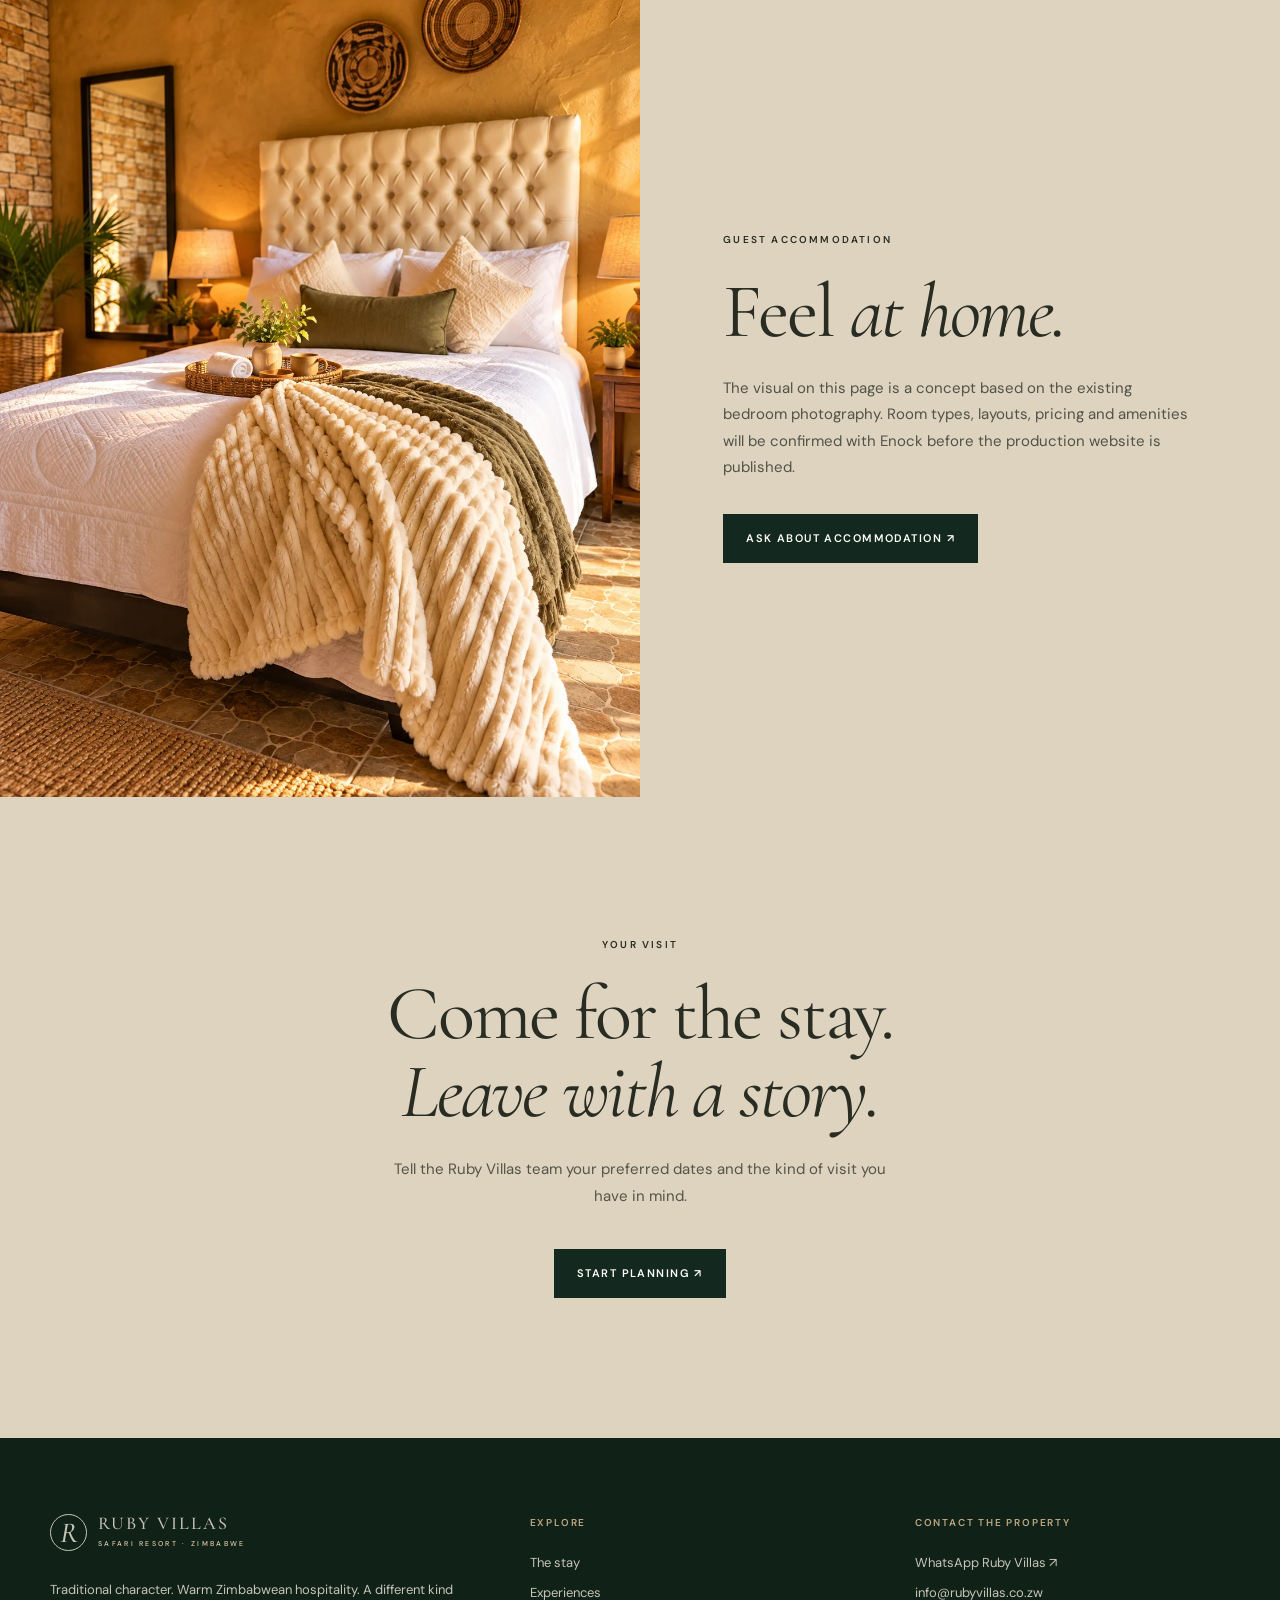
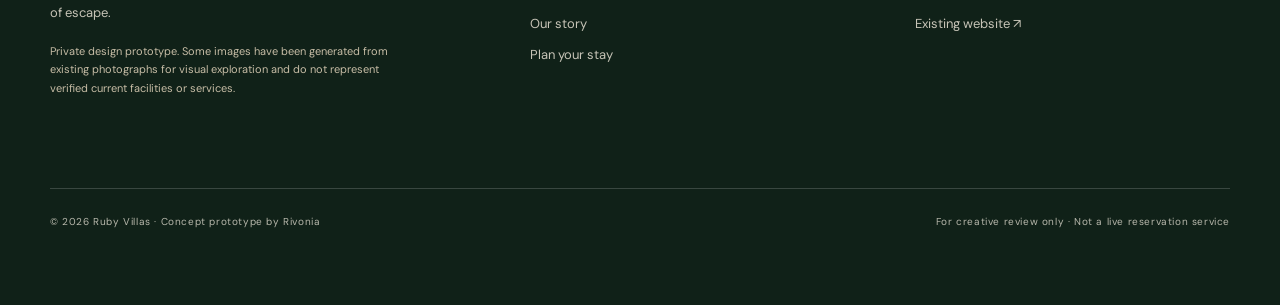
<file: stay/index.html>
<!doctype html><html lang="en"><head><meta charset="UTF-8"><meta name="viewport" content="width=device-width,initial-scale=1"><meta name="theme-color" content="#13291f"><meta name="robots" content="noindex,nofollow"><meta name="description" content="Discover the stay at Ruby Villas in Zimbabwe."><title>The Stay | Ruby Villas · Concept</title><link rel="preconnect" href="https://fonts.googleapis.com"><link rel="preconnect" href="https://fonts.gstatic.com" crossorigin><link rel="stylesheet" href="/assets/site.css"><link rel="icon" href="/assets/favicon.svg" type="image/svg+xml"></head><body><a class="skip" href="#main">Skip to content</a><header class="topbar"><a class="brand" href="/" aria-label="Ruby Villas home"><span class="brandmark">R</span><span><span class="brandtext">Ruby Villas</span><span class="brandsub">SAFARI RESORT · ZIMBABWE</span></span></a><button class="menu-btn" type="button" aria-controls="site-nav" aria-expanded="false">Menu</button><nav class="nav" id="site-nav" aria-label="Primary navigation"><a href="/stay/" class="active">The stay</a><a href="/experiences/" class="">Experiences</a><a href="/story/" class="">Our story</a><a href="/enquire/" class="navbtn">Plan your stay <span aria-hidden="true">↗</span></a></nav></header><main id="main"><section class="page-hero"><img src="/assets/images/room.webp" alt="Concept visualisation of Ruby Villas room" loading="eager" decoding="async"><div class="wrap"><div class="eyebrow gold">The stay</div><h1>Settle into <em>something different.</em></h1><p>A welcoming retreat shaped by traditional architecture, character and room to slow down.</p></div></section><section class="story-letter"><div class="wrap story-wrap"><div class="eyebrow">A sense of belonging</div><h2>Not just a room. <em>A different rhythm.</em></h2><p>Ruby Villas brings together traditional Zimbabwean building character, thoughtful accommodation and an environment that encourages you to stay a little longer.</p><p>Whether you're visiting as a couple, with family or as a private group, our team can help you understand which available accommodation is right for your stay.</p></div><div class="wrap numbered"><article><div class="eyebrow gold">01</div><h3>Character</h3><p>Stone and thatch inspired by local building traditions, with spaces that feel distinctly of their place.</p></article><article><div class="eyebrow gold">02</div><h3>Connection</h3><p>Traditional dining and shared experiences that make the stay about more than the room.</p></article><article><div class="eyebrow gold">03</div><h3>Your own pace</h3><p>Choose rest, time with others or activities, and let the property team help shape the visit.</p></article></div></section><section class="image-story"><div class="photo"><img src="/assets/images/room.webp" alt="AI-created bedroom concept showing the proposed art direction" loading="eager" decoding="async"></div><div class="copy"><div class="eyebrow">Guest accommodation</div><h2>Feel <em>at home.</em></h2><p>The visual on this page is a concept based on the existing bedroom photography. Room types, layouts, pricing and amenities will be confirmed with Enock before the production website is published.</p><div style="margin-top:34px"><a href="/enquire/" class="button dark">Ask about accommodation ↗</a></div></div></section><section class="closing"><div class="wrap"><div class="eyebrow">Your visit</div><h2>Come for the stay.<br><em>Leave with a story.</em></h2><p>Tell the Ruby Villas team your preferred dates and the kind of visit you have in mind.</p><a class="button dark" href="/enquire/">Start planning ↗</a></div></section></main><footer class="footer"><div class="wrap"><div class="footer-grid"><div><a class="brand" href="/" aria-label="Ruby Villas home"><span class="brandmark">R</span><span><span class="brandtext">Ruby Villas</span><span class="brandsub">SAFARI RESORT · ZIMBABWE</span></span></a><p>Traditional character. Warm Zimbabwean hospitality. A different kind of escape.</p><p class="notice">Private design prototype. Some images have been generated from existing photographs for visual exploration and do not represent verified current facilities or services.</p></div><div><h4>Explore</h4><div class="footer-nav"><a href="/stay/">The stay</a><a href="/experiences/">Experiences</a><a href="/story/">Our story</a><a href="/enquire/">Plan your stay</a></div></div><div><h4>Contact the property</h4><div class="footer-nav"><a href="https://wa.me/263712707907" target="_blank" rel="noopener noreferrer">WhatsApp Ruby Villas ↗</a><a href="mailto:info@rubyvillas.co.zw">info@rubyvillas.co.zw</a><a href="https://rubyvillasresort.co.zw/" target="_blank" rel="noopener noreferrer">Existing website ↗</a></div></div></div><div class="footer-bottom"><span>© 2026 Ruby Villas · Concept prototype by Rivonia</span><span>For creative review only · Not a live reservation service</span></div></div></footer><div class="concept-flag" role="note">✦ Design concept · AI-created imagery for illustration · Not verified property photographs</div><script src="/assets/site.js" defer></script></body></html>
</file>
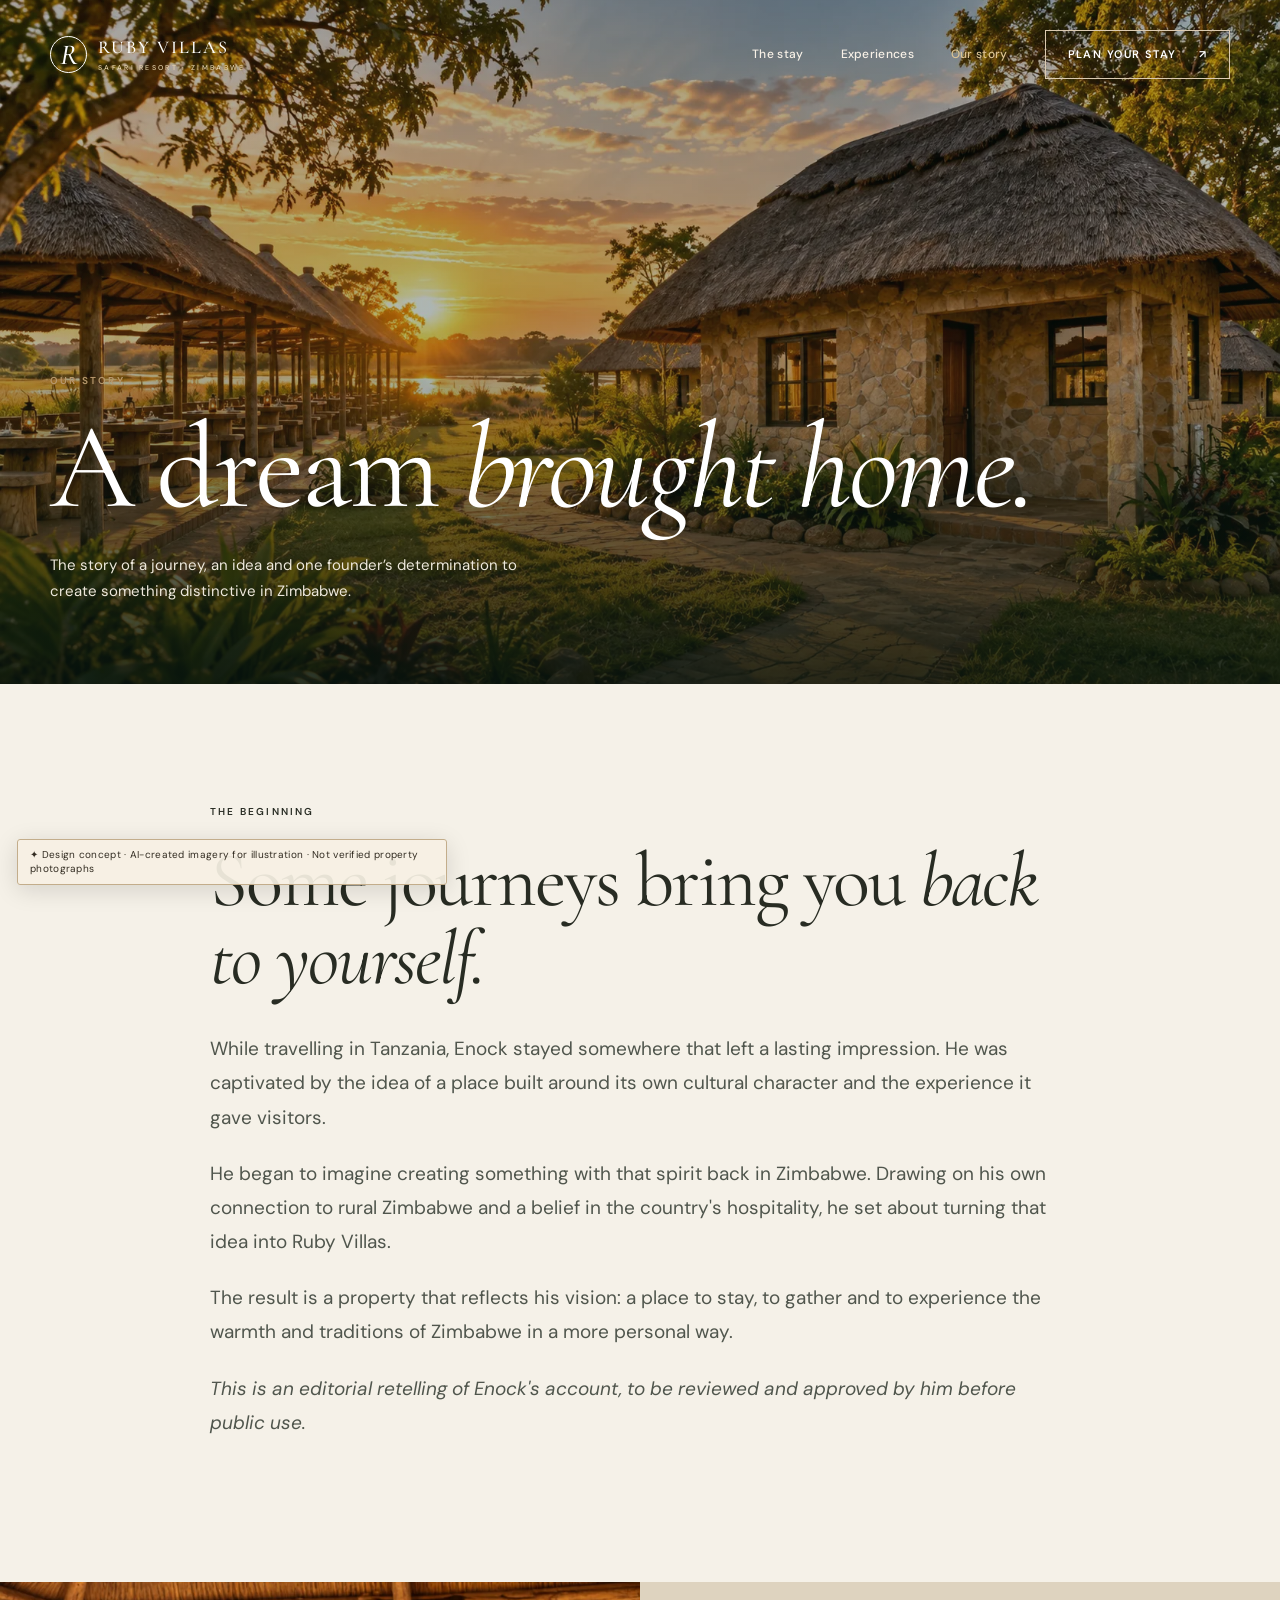
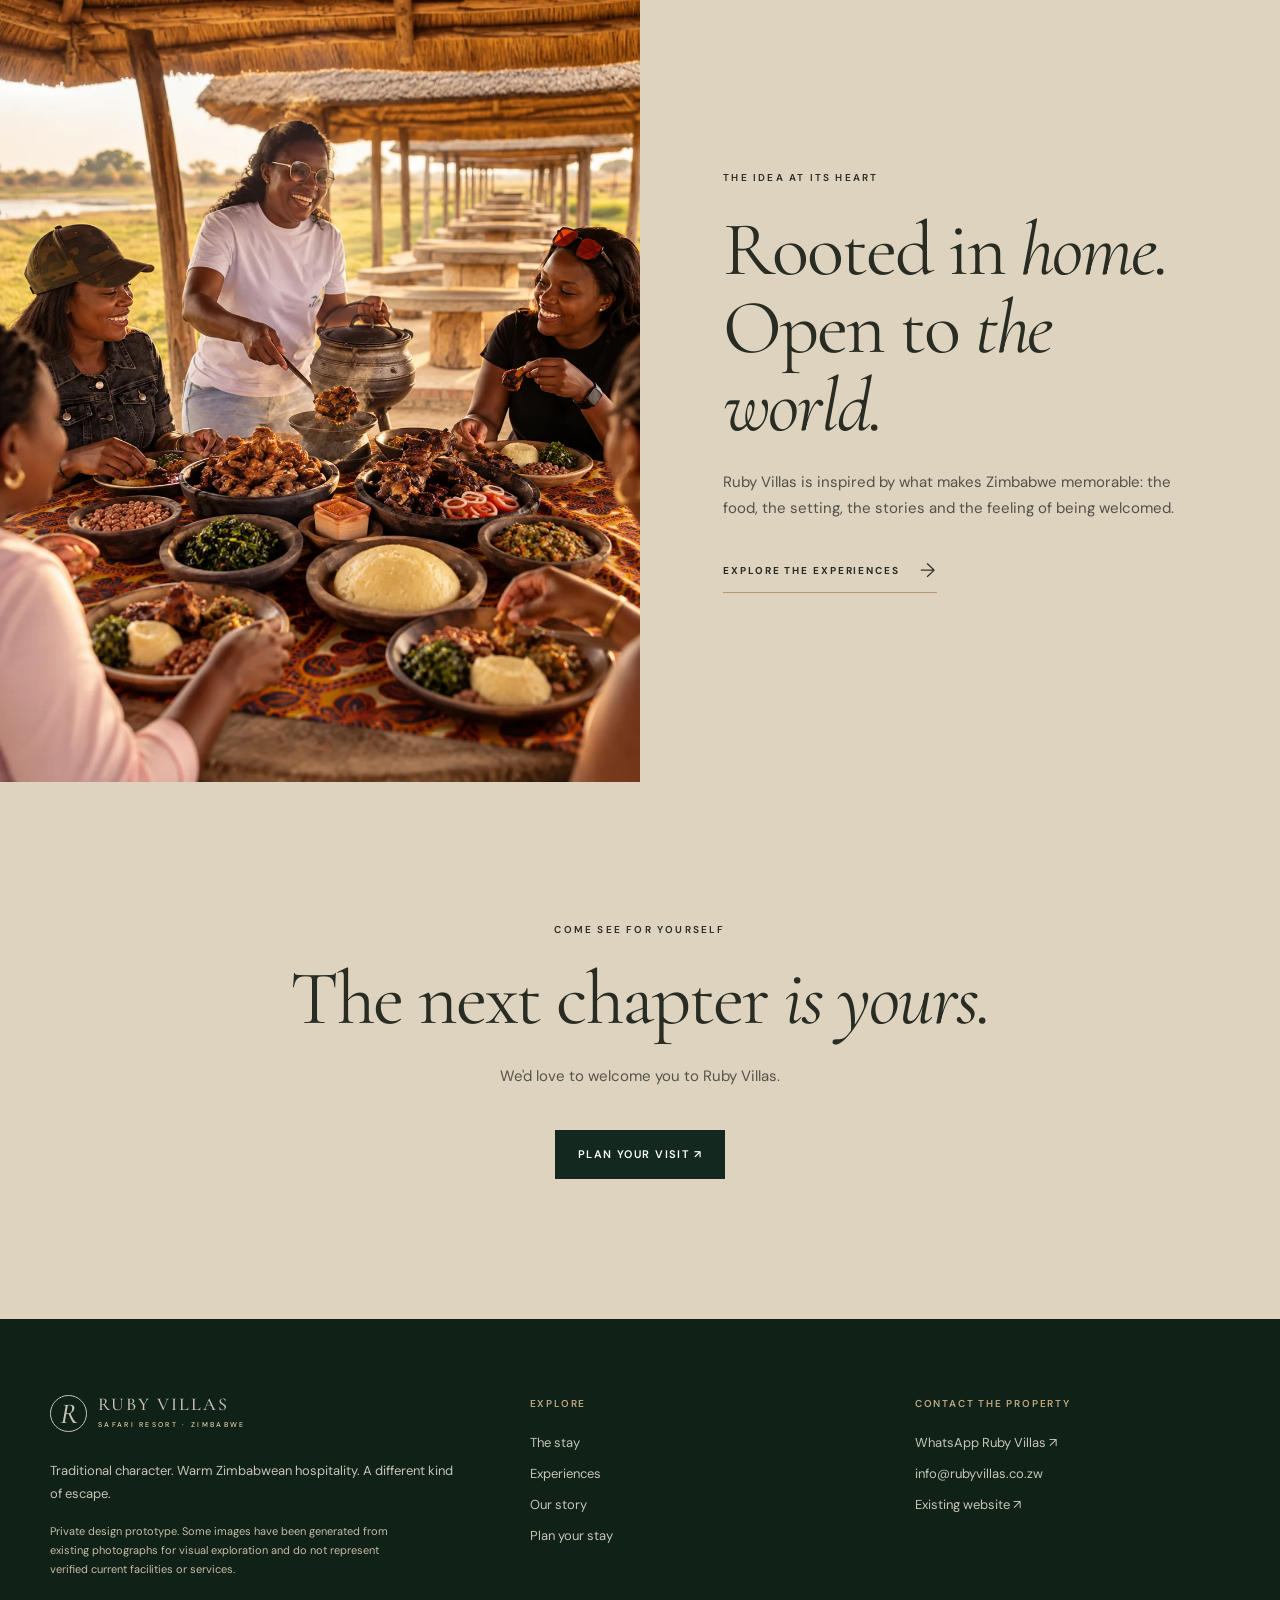
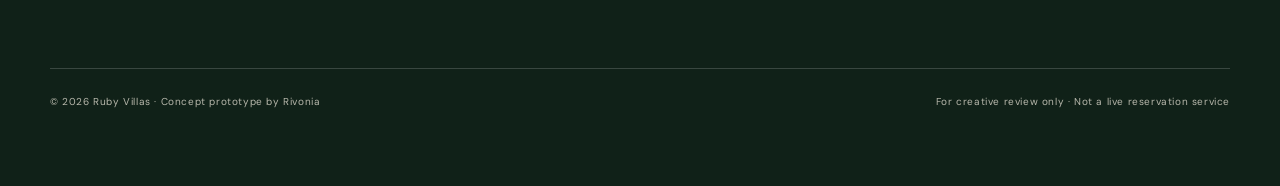
<file: story/index.html>
<!doctype html><html lang="en"><head><meta charset="UTF-8"><meta name="viewport" content="width=device-width,initial-scale=1"><meta name="theme-color" content="#13291f"><meta name="robots" content="noindex,nofollow"><meta name="description" content="Discover Enock’s inspiration and the story behind Ruby Villas."><title>Our Story | Ruby Villas · Concept</title><link rel="preconnect" href="https://fonts.googleapis.com"><link rel="preconnect" href="https://fonts.gstatic.com" crossorigin><link rel="stylesheet" href="/assets/site.css"><link rel="icon" href="/assets/favicon.svg" type="image/svg+xml"></head><body><a class="skip" href="#main">Skip to content</a><header class="topbar"><a class="brand" href="/" aria-label="Ruby Villas home"><span class="brandmark">R</span><span><span class="brandtext">Ruby Villas</span><span class="brandsub">SAFARI RESORT · ZIMBABWE</span></span></a><button class="menu-btn" type="button" aria-controls="site-nav" aria-expanded="false">Menu</button><nav class="nav" id="site-nav" aria-label="Primary navigation"><a href="/stay/" class="">The stay</a><a href="/experiences/" class="">Experiences</a><a href="/story/" class="active">Our story</a><a href="/enquire/" class="navbtn">Plan your stay <span aria-hidden="true">↗</span></a></nav></header><main id="main"><section class="page-hero"><img src="/assets/images/arrival.webp" alt="Concept visualisation of Ruby Villas arrival" loading="eager" decoding="async"><div class="wrap"><div class="eyebrow gold">Our story</div><h1>A dream <em>brought home.</em></h1><p>The story of a journey, an idea and one founder’s determination to create something distinctive in Zimbabwe.</p></div></section><section class="story-letter"><div class="wrap story-wrap"><div class="eyebrow">The beginning</div><h2>Some journeys bring you <em>back to yourself.</em></h2><p>While travelling in Tanzania, Enock stayed somewhere that left a lasting impression. He was captivated by the idea of a place built around its own cultural character and the experience it gave visitors.</p><p>He began to imagine creating something with that spirit back in Zimbabwe. Drawing on his own connection to rural Zimbabwe and a belief in the country's hospitality, he set about turning that idea into Ruby Villas.</p><p>The result is a property that reflects his vision: a place to stay, to gather and to experience the warmth and traditions of Zimbabwe in a more personal way.</p><p><em>This is an editorial retelling of Enock's account, to be reviewed and approved by him before public use.</em></p></div></section><section class="image-story"><div class="photo"><img src="/assets/images/table.webp" alt="Concept image of guests sharing food and conversation" loading="eager" decoding="async"></div><div class="copy"><div class="eyebrow">The idea at its heart</div><h2>Rooted in <em>home.</em><br>Open to <em>the world.</em></h2><p>Ruby Villas is inspired by what makes Zimbabwe memorable: the food, the setting, the stories and the feeling of being welcomed.</p><div style="margin-top:34px"><a class="textlink" href="/experiences/">Explore the experiences <span class="arrow" aria-hidden="true">→</span></a></div></div></section><section class="closing"><div class="wrap"><div class="eyebrow">Come see for yourself</div><h2>The next chapter <em>is yours.</em></h2><p>We'd love to welcome you to Ruby Villas.</p><a class="button dark" href="/enquire/">Plan your visit ↗</a></div></section></main><footer class="footer"><div class="wrap"><div class="footer-grid"><div><a class="brand" href="/" aria-label="Ruby Villas home"><span class="brandmark">R</span><span><span class="brandtext">Ruby Villas</span><span class="brandsub">SAFARI RESORT · ZIMBABWE</span></span></a><p>Traditional character. Warm Zimbabwean hospitality. A different kind of escape.</p><p class="notice">Private design prototype. Some images have been generated from existing photographs for visual exploration and do not represent verified current facilities or services.</p></div><div><h4>Explore</h4><div class="footer-nav"><a href="/stay/">The stay</a><a href="/experiences/">Experiences</a><a href="/story/">Our story</a><a href="/enquire/">Plan your stay</a></div></div><div><h4>Contact the property</h4><div class="footer-nav"><a href="https://wa.me/263712707907" target="_blank" rel="noopener noreferrer">WhatsApp Ruby Villas ↗</a><a href="mailto:info@rubyvillas.co.zw">info@rubyvillas.co.zw</a><a href="https://rubyvillasresort.co.zw/" target="_blank" rel="noopener noreferrer">Existing website ↗</a></div></div></div><div class="footer-bottom"><span>© 2026 Ruby Villas · Concept prototype by Rivonia</span><span>For creative review only · Not a live reservation service</span></div></div></footer><div class="concept-flag" role="note">✦ Design concept · AI-created imagery for illustration · Not verified property photographs</div><script src="/assets/site.js" defer></script></body></html>
</file>
<file: assets/site.css>
@import url('https://fonts.googleapis.com/css2?family=Cormorant+Garamond:ital,wght@0,400;0,500;0,600;1,400;1,500&family=DM+Sans:wght@300;400;500;600;700&display=swap');
:root{--forest:#13291f;--forest-soft:#20372b;--ink:#282c23;--paper:#f5f1e8;--paper-soft:#ebe4d8;--gold:#b7986d;--line:rgba(35,43,32,.2);--white:#fffdf7;--text:#595b51;--serif:'Cormorant Garamond',Georgia,serif;--sans:'DM Sans',Arial,sans-serif}
*{box-sizing:border-box}html{scroll-behavior:smooth}body{margin:0;background:var(--paper);color:var(--ink);font-family:var(--sans);font-size:15px;font-weight:400;line-height:1.75;-webkit-font-smoothing:antialiased}a{color:inherit;text-decoration:none}img{max-width:100%;display:block}button,input,select,textarea{font:inherit}button{cursor:pointer}button,a,input,textarea,select{outline-offset:4px}::selection{background:#b99d70;color:#14281e}.skip{position:absolute;top:-200px;left:12px;z-index:300;background:var(--paper);padding:10px 16px}.skip:focus{top:12px}.wrap{width:min(1380px,calc(100% - 100px));margin-inline:auto}.grid{display:grid}.eyebrow{text-transform:uppercase;letter-spacing:.22em;font-size:10px;font-weight:600;line-height:1.6}.eyebrow.gold{color:var(--gold)}.accentline{width:44px;height:1px;background:var(--gold);display:inline-block;vertical-align:middle;margin-right:15px}h1,h2,h3,.serif{font-family:var(--serif);font-weight:400;line-height:1.01;letter-spacing:-.027em}h1,h2,h3,p{margin:0}h1{font-size:clamp(75px,9.3vw,156px)}h2{font-size:clamp(54px,6vw,106px)}h3{font-size:clamp(38px,4.2vw,68px)}h1 em,h2 em,h3 em{font-weight:400}.lede{font:300 clamp(17px,2vw,23px)/1.62 var(--sans);color:var(--text)}.muted{color:var(--text)}.mini{font-size:12px;line-height:1.7}.rule{height:1px;background:var(--line)}.topbar{position:absolute;inset:0 0 auto;z-index:40;color:#fff;display:flex;justify-content:space-between;align-items:center;padding:30px max(50px,calc((100vw - 1380px)/2));gap:26px}.topbar.is-solid{position:fixed;background:rgba(19,41,31,.94);backdrop-filter:blur(14px);padding-block:14px;box-shadow:0 2px 18px #05140d18}.brand{display:flex;align-items:center;gap:11px;flex-shrink:0}.brandmark{border:1px solid currentColor;border-radius:100%;display:grid;place-items:center;width:37px;height:37px;font-family:var(--serif);font-size:29px;font-style:italic;font-weight:500;line-height:1}.brandtext{font:500 18px/1 var(--serif);letter-spacing:.11em;text-transform:uppercase}.brandsub{display:block;font:500 7px/2 var(--sans);letter-spacing:.33em;color:#e4d1ab}.nav{display:flex;align-items:center;gap:37px}.nav a:not(.navbtn){font-size:12px;font-weight:500;letter-spacing:.025em;color:#f8f1e7}.nav a.active{color:#ddc494!important}.navbtn,.button{display:inline-flex;justify-content:center;align-items:center;gap:22px;border:1px solid #dbcab1;padding:14px 22px;color:#fff;background:transparent;font-size:11px;letter-spacing:.13em;text-transform:uppercase;font-weight:600;transition:background .2s,color .2s,border .2s,transform .2s}.navbtn:hover,.button:hover{background:#efe3d0;color:var(--forest);border-color:#efe3d0;transform:translateY(-1px)}.button.dark{background:var(--forest);color:var(--white);border-color:var(--forest)}.button.dark:hover{background:#33503f}.button.light{background:var(--paper);color:var(--forest);border-color:var(--paper)}.button.light:hover{background:white}.textlink{display:inline-flex;align-items:center;gap:20px;font-size:10px;letter-spacing:.19em;font-weight:700;text-transform:uppercase;border-bottom:1px solid var(--gold);padding-bottom:12px}.textlink .arrow{font-size:20px;line-height:1;font-weight:300}.menu-btn{display:none;border:1px solid #ffffff65;background:transparent;color:#fff;padding:10px 12px;font-size:11px;letter-spacing:.1em;text-transform:uppercase}.concept-flag{position:fixed;bottom:15px;left:17px;z-index:70;color:#332c22;background:#f7f0e3ed;border:1px solid #c3ad8b;border-radius:3px;font-size:10px;letter-spacing:.03em;max-width:min(430px,calc(100vw - 34px));padding:8px 12px;box-shadow:0 5px 24px #0002;line-height:1.4}.hero{position:relative;min-height:100svh;color:white;display:flex;align-items:center;overflow:hidden;background:#17261e}.hero img,.page-hero img{position:absolute;inset:0;width:100%;height:100%;object-fit:cover}.hero img{object-position:50% 56%}.hero:after{content:'';position:absolute;inset:0;background:linear-gradient(90deg,rgba(7,20,15,.63) 0%,rgba(8,23,16,.27) 65%,rgba(12,24,17,.15)),linear-gradient(0deg,rgba(6,17,12,.55),transparent 45%)}.hero-content{position:relative;z-index:2;padding-top:125px;padding-bottom:110px;width:100%}.hero h1{max-width:1120px;margin:28px 0 28px;line-height:.88}.hero h1 em{color:#ead3ab}.hero-intro{font-size:16px;line-height:1.8;max-width:490px;color:#fbf6ea}.hero-cta{display:flex;align-items:center;gap:36px;margin-top:35px}.hero-end{position:absolute;z-index:3;bottom:34px;right:max(50px,calc((100vw - 1380px)/2));display:flex;align-items:center;gap:22px;font-size:10px;letter-spacing:.14em;text-transform:uppercase}.hero-line{width:78px;height:1px;background:#d4b88f}.intro{padding:145px 0 155px}.intro-grid{display:grid;grid-template-columns:.45fr 1fr;gap:90px}.intro h2{max-width:960px}.intro h2 span{color:#8b8c7e}.intro .lede{max-width:640px;margin:35px 0 40px}.section-overline{margin-bottom:26px}.image-panels{display:grid;grid-template-columns:1.1fr .9fr;align-items:center;gap:9%;padding:100px 0 140px}.image-panels.reverse{grid-template-columns:.85fr 1.15fr}.image-panels.reverse .image-frame{order:2}.image-frame{position:relative}.image-frame img{width:100%;height:min(78vh,770px);object-fit:cover}.image-frame.portrait img{height:min(78vh,800px)}.image-frame.wide img{height:min(65vh,670px)}.image-index{position:absolute;bottom:0;left:0;background:var(--paper);color:var(--ink);padding:20px 23px;font-size:10px;letter-spacing:.2em;text-transform:uppercase}.side-content{max-width:480px}.side-content .eyebrow{color:#8a7654;margin-bottom:30px}.side-content h2{margin-bottom:35px}.side-content p{color:var(--text);max-width:455px}.side-content .textlink{margin-top:42px}.between{padding-top:90px;padding-bottom:45px;text-align:center}.between .serif{font-size:clamp(42px,5vw,90px);line-height:1.13;max-width:1100px;margin:20px auto}.between .serif em{color:#8b7d69}.dark-section{background:var(--forest);color:var(--white)}.dark-section .muted,.dark-section .lede{color:#cfcec4}.dark-section .textlink{border-color:#aa9c82}.dark-section .side-content p{color:#d6d2c8}.dark-section .eyebrow{color:#ccb18b}.film-banner{position:relative;min-height:650px;display:flex;align-items:center;background:#15281f;color:var(--white);overflow:hidden}.film-banner img{position:absolute;inset:0;width:100%;height:100%;object-fit:cover}.film-banner:after{content:'';position:absolute;inset:0;background:linear-gradient(90deg,#0a1c13cc,transparent 100%),linear-gradient(0deg,#0a1c1366,transparent)}.film-banner .wrap{position:relative;z-index:1}.film-banner h2{max-width:900px}.film-banner p{max-width:490px;margin:25px 0 30px;color:#f0eadf}.experience-zone{padding:135px 0 150px}.zone-head{display:flex;align-items:end;justify-content:space-between;gap:60px;margin-bottom:54px}.zone-head h2{max-width:840px}.zone-head p{max-width:320px;color:var(--text)}.cards{display:grid;grid-template-columns:repeat(3,1fr);gap:22px}.experience-card{display:block;position:relative;overflow:hidden;background:#ddd3c5}.experience-card img{width:100%;height:440px;object-fit:cover;transition:transform .7s ease,filter .7s ease}.experience-card:hover img{transform:scale(1.04)}.experience-card:after{content:'';position:absolute;inset:0;background:linear-gradient(0deg,#142017bf,transparent 50%)}.experience-card .card-content{position:absolute;bottom:25px;left:26px;right:26px;z-index:2;color:white}.experience-card h3{font-size:40px}.experience-card .card-content span{font-size:10px;text-transform:uppercase;letter-spacing:.17em;color:#eee0cb}.about-band{display:grid;grid-template-columns:1fr 1fr;min-height:590px}.about-visual{position:relative;overflow:hidden}.about-visual img{width:100%;height:100%;position:absolute;inset:0;object-fit:cover;object-position:center}.about-copy{padding:10% 13%;display:flex;flex-direction:column;justify-content:center}.about-copy h2{margin:22px 0 28px}.about-copy p{color:#d6d2c8}.about-copy .textlink{margin-top:35px;align-self:flex-start}.closing{background:#ded3bf;padding:140px 0;text-align:center}.closing h2{max-width:940px;margin:22px auto 26px}.closing p{max-width:510px;margin:0 auto 40px;color:#555448}.footer{background:#102118;color:#e8e5dc;padding:76px 0 75px}.footer-grid{display:grid;grid-template-columns:1.3fr 1fr 1fr;gap:70px}.footer p,.footer a{color:#c7c4b7;font-size:13px}.footer-nav{display:flex;flex-direction:column;gap:8px}.footer h4{font-size:10px;letter-spacing:.18em;text-transform:uppercase;margin:0 0 20px;font-weight:600;color:#bda781}.footer .brand{margin-bottom:28px}.footer-bottom{margin-top:90px;border-top:1px solid #ffffff2c;padding-top:24px;display:flex;align-items:center;justify-content:space-between;gap:25px;font-size:10px;color:#b8b8ac;letter-spacing:.06em}.footer-bottom a{text-decoration:underline;color:#b8b8ac;font-size:10px}.page-hero{height:76vh;min-height:560px;position:relative;background:#12261d;color:white;display:flex;align-items:flex-end;overflow:hidden}.page-hero:after{content:'';position:absolute;inset:0;background:linear-gradient(0deg,#07150edd 0%,#0a211350 48%,#05120b50 100%)}.page-hero .wrap{z-index:1;position:relative;padding-bottom:80px}.page-hero h1{font-size:clamp(76px,9.5vw,145px);margin-top:18px;max-width:1030px}.page-hero p{max-width:490px;color:#eee8dc;margin-top:22px}.story-letter{padding:120px 0}.story-letter .story-wrap{max-width:860px;margin:auto}.story-letter .story-wrap h2{margin:22px 0 35px}.story-letter p{color:#50564d;font-size:19px;line-height:1.8;margin:22px 0}.numbered{display:grid;grid-template-columns:repeat(3,1fr);gap:45px;margin-top:95px}.numbered article{border-top:1px solid var(--line);padding-top:20px}.numbered h3{font-size:40px;margin:20px 0}.numbered p{font-size:14px;color:var(--text)}.image-story{display:grid;grid-template-columns:1fr 1fr;min-height:700px}.image-story .photo img{width:100%;height:100%;object-fit:cover}.image-story .copy{background:#ded3bf;padding:13%;display:flex;flex-direction:column;justify-content:center}.image-story h2{margin:25px 0}.image-story p{color:#515248}.features{padding:120px 0}.features .cards img{height:490px}.features .zone-head{margin-bottom:55px}.detail{padding:90px 0;border-bottom:1px solid var(--line)}.detail-grid{display:grid;grid-template-columns:.85fr 1.15fr;gap:90px}.detail-grid .copy{display:flex;flex-direction:column;justify-content:center}.detail-grid .copy h2{margin:24px 0}.detail-grid .copy p{max-width:465px;color:var(--text)}.detail-grid img{width:100%;height:580px;object-fit:cover}.detail:nth-child(even) .detail-grid{grid-template-columns:1.15fr .85fr}.detail:nth-child(even) .detail-grid .copy{order:2}.enquiry-area{padding:150px 0 140px}.enquiry-grid{display:grid;grid-template-columns:.8fr 1.2fr;gap:12%;align-items:start}.enquiry-side h2{margin:25px 0 35px}.enquiry-side p{max-width:450px;color:var(--text);margin-bottom:25px}.contact-option{margin-top:65px;border-top:1px solid var(--line);padding-top:25px}.contact-option p{font-size:13px;color:#717268}.form-card{background:#e9e0d0;padding:42px}.form-grid{display:grid;grid-template-columns:1fr 1fr;gap:23px}.field{display:flex;flex-direction:column;gap:8px}.field.span-2{grid-column:span 2}.field label{font-size:10px;text-transform:uppercase;letter-spacing:.15em;font-weight:600;color:#4a5146}.field input,.field select,.field textarea{background:#f8f5ed;border:1px solid #d0c4b2;min-height:52px;padding:12px 14px;color:var(--ink);border-radius:0;width:100%}.field textarea{min-height:120px;resize:vertical}.form-card .button{width:100%;margin-top:22px;min-height:55px}.form-note{color:#777467;font-size:12px;margin-top:16px;line-height:1.6}.dialog{position:fixed;inset:0;z-index:140;background:rgba(5,14,9,.75);display:grid;place-items:center;padding:30px}.dialog[hidden]{display:none}.dialog-inner{width:min(600px,100%);padding:48px;background:var(--paper);color:var(--ink);position:relative}.dialog-inner h3{margin:16px 0}.dialog-inner p{color:var(--text)}.dialog-close{position:absolute;right:14px;top:12px;border:0;background:none;font-size:25px}.announce{display:block;margin:20px 0 0;color:#726748;font-size:12px}.footer .notice{font-size:11px;color:#c7bda6;line-height:1.7;margin-top:17px;max-width:340px}
@media(max-width:1100px){.wrap{width:min(100% - 60px,1200px)}.topbar{padding-inline:30px}.nav{gap:19px}.intro-grid{grid-template-columns:1fr;gap:10px}.intro{padding:105px 0}.image-panels{gap:6%}.image-panels .image-frame img{height:550px}.side-content h2{font-size:65px}.cards{gap:14px}.experience-card img{height:360px}.experience-card h3{font-size:33px}.about-copy{padding:10%}.enquiry-grid{gap:7%}}
@media(max-width:760px){.wrap{width:calc(100% - 40px)}.topbar{padding:20px;align-items:center}.topbar.is-solid{padding:12px 20px}.brandtext{font-size:16px}.brandmark{width:35px;height:35px}.menu-btn{display:block}.nav{display:none;position:absolute;top:100%;left:0;right:0;background:#14291f;padding:20px;flex-direction:column;align-items:stretch;gap:12px;box-shadow:0 20px 35px #0004}.nav.is-open{display:flex}.nav a:not(.navbtn){padding:12px 0;font-size:14px}.navbtn{justify-content:center}.hero{min-height:790px}.hero-content{padding-top:155px;padding-bottom:110px}.hero h1{font-size:clamp(67px,14vw,102px);margin:20px 0 24px}.hero-intro{font-size:14px}.hero-cta{flex-direction:column;align-items:start;gap:22px}.hero-end{right:20px;bottom:28px}.hero-line{width:38px}.intro{padding:85px 0}.intro h2{font-size:clamp(50px,11vw,80px)}.intro .lede{font-size:17px}.image-panels,.image-panels.reverse{display:flex;flex-direction:column;gap:42px;padding:55px 0 80px;align-items:stretch}.image-panels.reverse .image-frame{order:0}.image-panels .image-frame img,.image-panels .image-frame.portrait img,.image-panels .image-frame.wide img{height:470px}.side-content h2{font-size:clamp(52px,10vw,76px)}.side-content{max-width:100%}.between{padding-top:55px;padding-bottom:10px}.between .serif{font-size:clamp(44px,9vw,60px)}.film-banner{min-height:580px}.film-banner h2{font-size:65px}.experience-zone{padding:90px 0}.zone-head{flex-direction:column;align-items:start;gap:24px}.zone-head h2{font-size:65px}.cards{grid-template-columns:1fr;gap:15px}.experience-card img{height:420px}.about-band{grid-template-columns:1fr}.about-visual{min-height:420px}.about-copy{padding:90px 25px}.closing{padding:90px 0}.closing h2{font-size:64px}.footer{padding:65px 0 95px}.footer-grid{grid-template-columns:1fr;gap:42px}.footer-bottom{flex-direction:column;align-items:start;margin-top:55px}.page-hero{height:70vh;min-height:580px}.page-hero h1{font-size:clamp(70px,13vw,95px)}.page-hero .wrap{padding-bottom:45px}.story-letter{padding:90px 0}.story-letter p{font-size:17px}.numbered{grid-template-columns:1fr;gap:30px;margin-top:60px}.image-story{grid-template-columns:1fr}.image-story .photo{height:480px}.image-story .copy{padding:75px 25px}.features{padding:90px 0}.detail{padding:60px 0}.detail-grid,.detail:nth-child(even) .detail-grid{display:flex;flex-direction:column;gap:30px}.detail:nth-child(even) .detail-grid .copy{order:0}.detail-grid img{height:380px}.enquiry-area{padding:95px 0}.enquiry-grid{grid-template-columns:1fr;gap:45px}.form-card{padding:25px}.form-grid{gap:20px}.field{grid-column:span 2}.concept-flag{bottom:8px;left:8px;max-width:calc(100vw - 16px);font-size:9px;padding:7px 9px}.footer-bottom{padding-bottom:28px}}
@media(prefers-reduced-motion:reduce){*,*:before,*:after{animation:none!important;transition:none!important;scroll-behavior:auto!important}}
</file>
